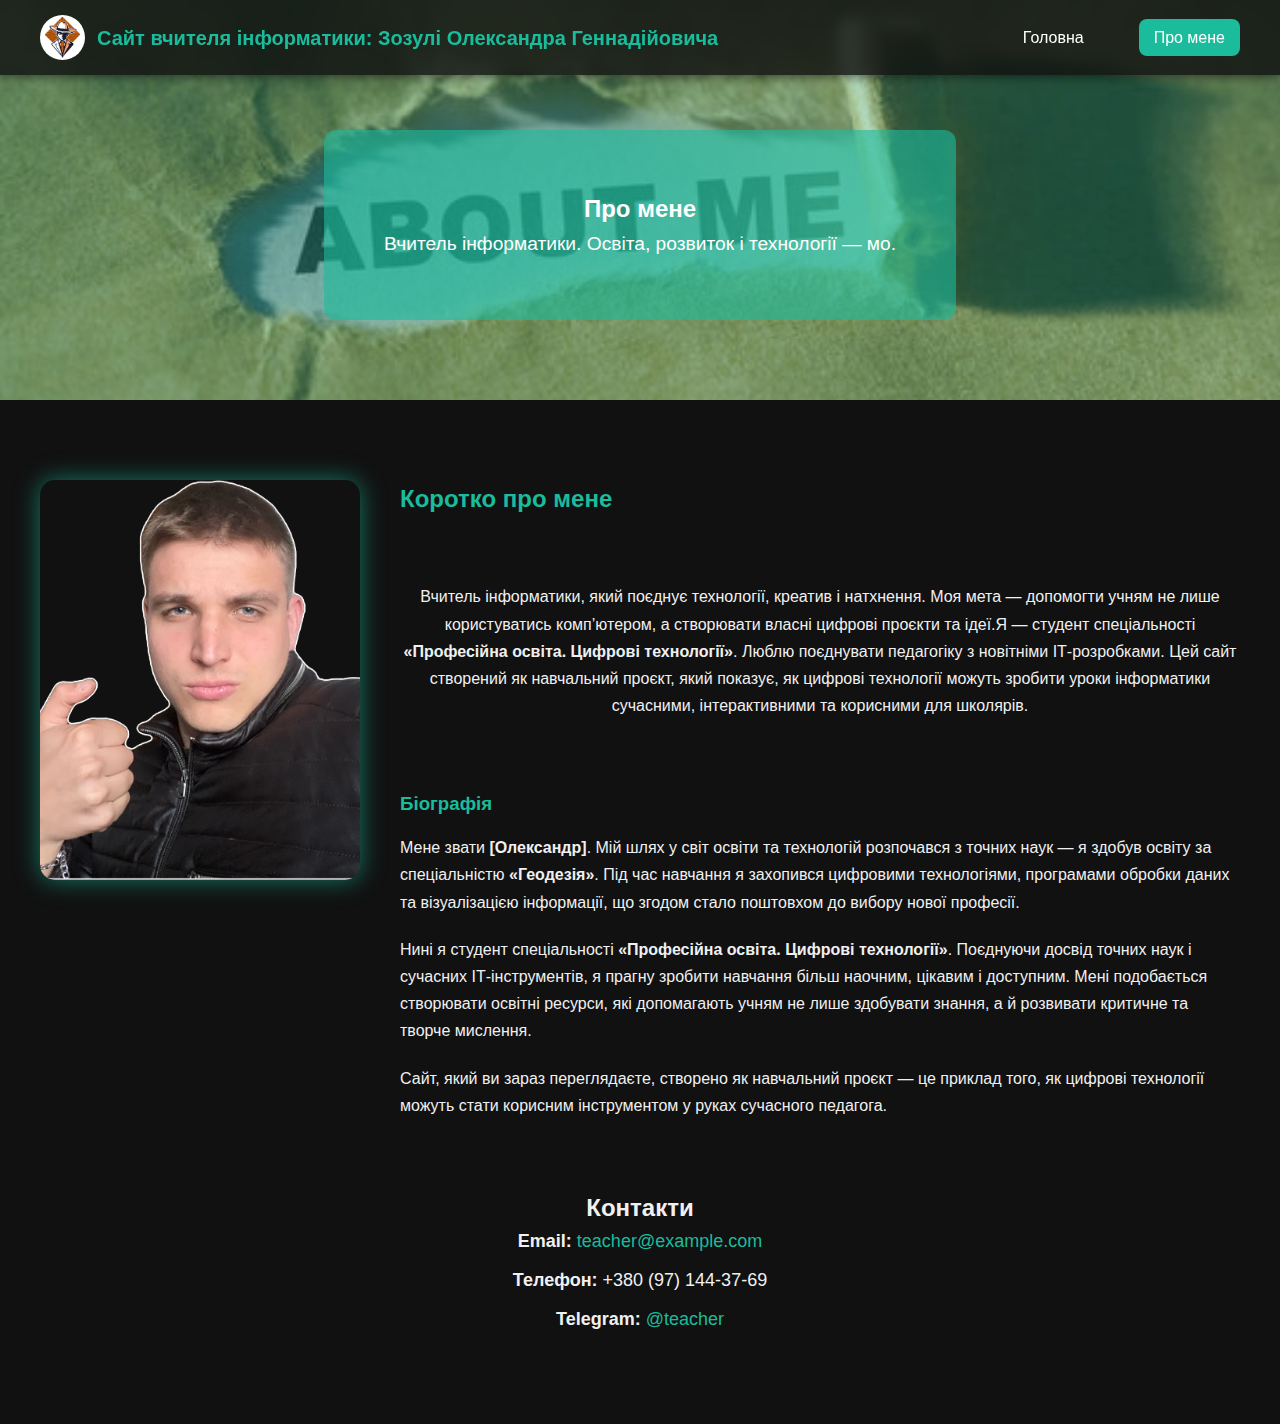
<file: pages/aboutMe/biography.html>
<!DOCTYPE html>
<html lang="uk">
<head>
  <meta charset="UTF-8">
  <meta name="viewport" content="width=device-width, initial-scale=1.0">
  <title>Про мене — Сайт вчителя інформатики</title>
  <link rel="stylesheet" href="../../style.css">
  <link rel="icon" type="image/png" href="../../assets/images/logo.jpg">
</head>
<body>

  <!-- ШАПКА -->
  <header>
    <div class="logo-title">
      <img src="gangster.jpg" alt="Логотип" class="logo">
      <h1>Сайт вчителя інформатики: Зозулі Олександра Геннадійовича</h1>
    </div>
    <nav>
      <ul>
        <li><a href="../../index.html">Головна</a></li>
        <li class="dropdown">
          
          <ul class="submenu">
            <li><a href="../students/5-8.html">5–8 класи</a></li>
            <li><a href="../students/9-11.html">9–11 класи</a></li>
          </ul>
        </li>
        <li><a href="biography.html" class="active">Про мене</a></li>
      </ul>
    </nav>
  </header>

  <!-- ГЕРО-СЕКЦІЯ -->
  <section class="hero hero-about">
    <div class="overlay">
      <h2>Про мене</h2>
      <p>Вчитель інформатики. Освіта, розвиток і технології — мо.</p>
    </div>
  </section>

  <!-- КОНТЕНТ ПРО МЕНЕ -->
  <main class="about-section">
    <div class="about-container">
      <div class="about-photo">
        <img src="../../assets/images/doc_2025-10-16_19-57-13ю.jpg" alt="Фото вчителя">
      </div>
      <div class="about-text">
        <h2>Коротко про мене</h2>
        <p class="intro">
          Вчитель інформатики, який поєднує технології, креатив і натхнення. Моя мета — допомогти учням не лише користуватись комп’ютером, а створювати власні цифрові проєкти та ідеї.Я — студент спеціальності <strong>«Професійна освіта. Цифрові технології»</strong>. Люблю поєднувати педагогіку з новітніми ІТ-розробками. Цей сайт створений як навчальний проєкт, який показує, як цифрові технології можуть зробити уроки інформатики сучасними, інтерактивними та корисними для школярів.</p>
        </p>

        <h3>Біографія</h3>
              <p>Мене звати <strong>[Олександр]</strong>. Мій шлях у світ освіти та технологій розпочався з точних наук — я здобув освіту за спеціальністю <strong>«Геодезія»</strong>. Під час навчання я захопився цифровими технологіями, програмами обробки даних та візуалізацією інформації, що згодом стало поштовхом до вибору нової професії.</p> <p>Нині я студент спеціальності <strong>«Професійна освіта. Цифрові технології»</strong>. Поєднуючи досвід точних наук і сучасних ІТ-інструментів, я прагну зробити навчання більш наочним, цікавим і доступним. Мені подобається створювати освітні ресурси, які допомагають учням не лише здобувати знання, а й розвивати критичне та творче мислення.</p> <p>Сайт, який ви зараз переглядаєте, створено як навчальний проєкт — це приклад того, як цифрові технології можуть стати корисним інструментом у руках сучасного педагога.</p>
      </div>
    </div>

    
    <!-- СЕРТИФІКАТИ -->
     <!-- 
    <section class="certificates">
      <h2>Мої сертифікати</h2>
      <div class="cert-gallery">
        <img src="../../assets/images/cert1.jpg" alt="Сертифікат 1">
        <img src="../../assets/images/cert2.jpg" alt="Сертифікат 2">
        <img src="../../assets/images/cert3.jpg" alt="Сертифікат 3">
      </div>
    </section>   -->

    <!-- КОНТАКТИ -->
    <section class="contacts">
      <h2>Контакти</h2>
      <ul>
        <li><strong>Email:</strong> <a href="zozulasas62@gmail.com">teacher@example.com</a></li>
        <li><strong>Телефон:</strong> +380 (97) 144-37-69</li>
        <li><strong>Telegram:</strong> <a href="https://t.me/teacher" target="_blank">@teacher</a></li>
      </ul>
    </section>
  </main>

</body>
</html>
</file>
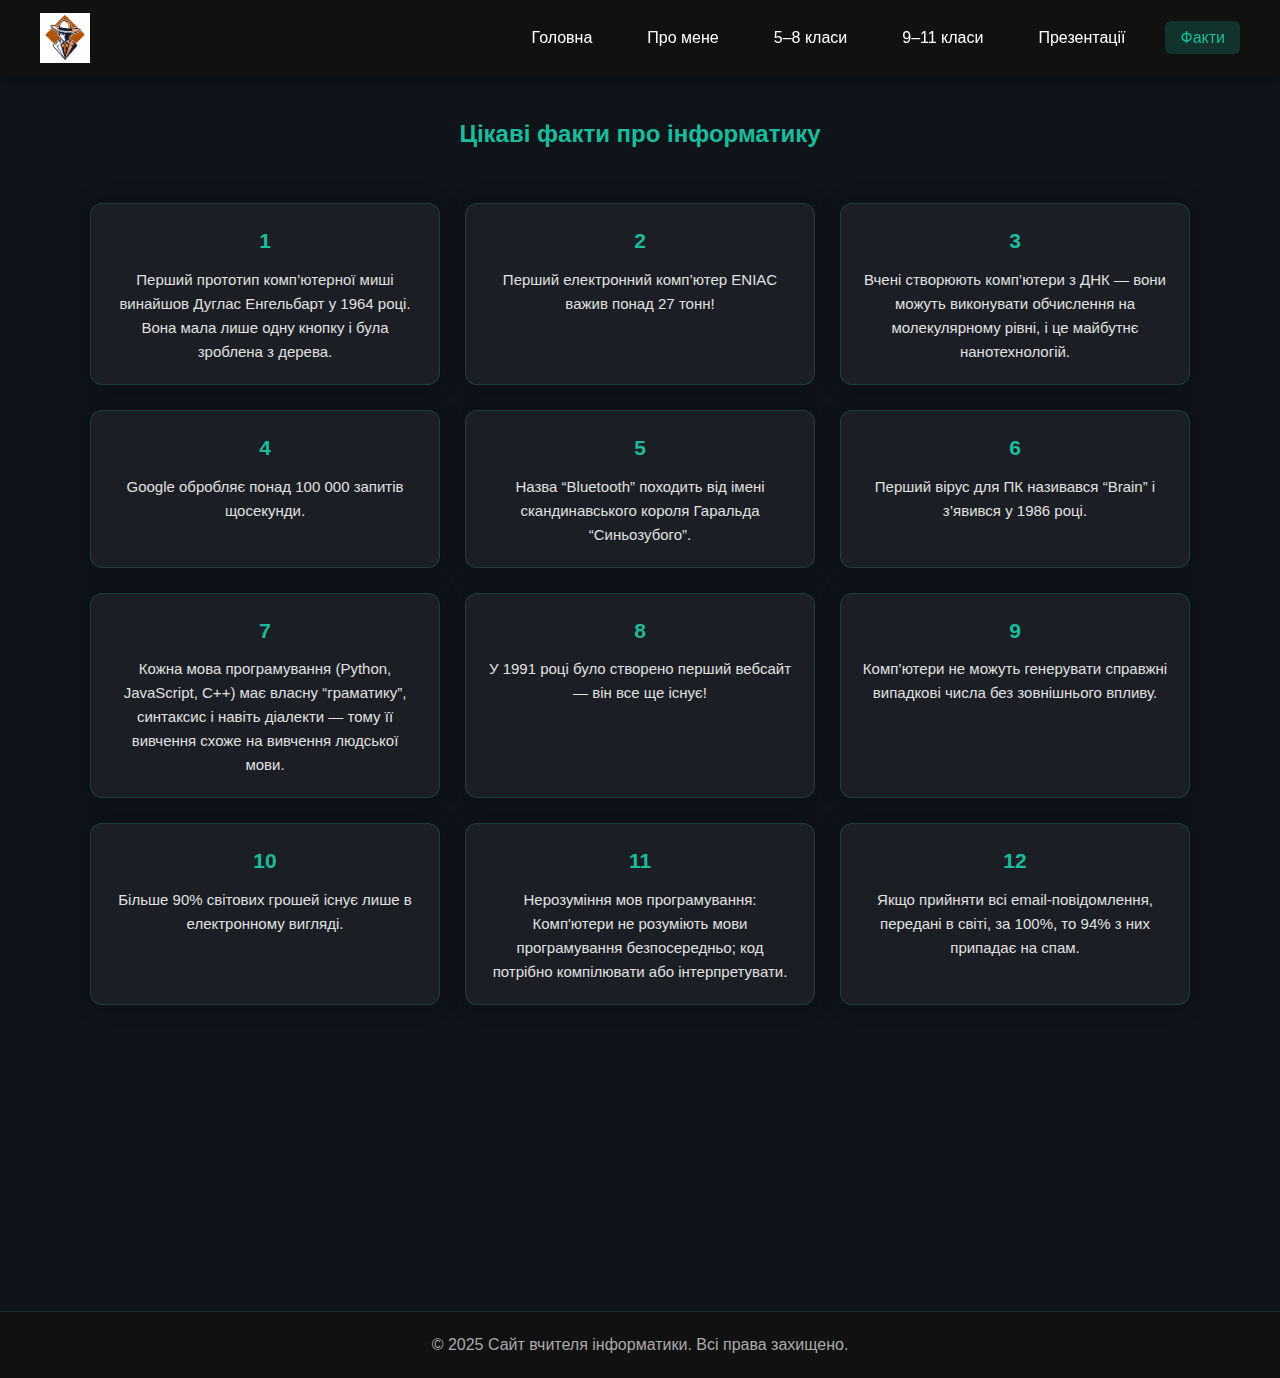
<file: pages/blog/facts.html>
<!DOCTYPE html>
<html lang="uk">
<head>
  <meta charset="UTF-8">
  <meta name="viewport" content="width=device-width, initial-scale=1.0">
  <title>Цікаві факти з інформатики</title>
  <link rel="stylesheet" href="../../style.css">
  <link rel="icon" href="gangster.jpg" type="image/png">
  <style>
   body {
    background-color: #0f141a;
    color: #e0e0e0;
    font-family: "Poppins", sans-serif;
  }

  header {
    background-color: #111;
    padding: 15px 40px;
    display: flex;
    align-items: center;
    justify-content: space-between;
    position: sticky;
    top: 0;
    z-index: 1000;
    box-shadow: 0 0 15px rgba(0,0,0,0.5);
  }

  .logo {
    display: flex;
    align-items: center;
    gap: 10px;
  }

  .logo img {
    height: 50px;
  }

  .logo h1 {
    color: #1abc9c;
    font-size: 1.5em;
  }

  nav ul {
    display: flex;
    list-style: none;
    gap: 25px;
  }

  nav ul li {
    position: relative;
  }

  nav ul li a {
    text-decoration: none;
    color: #fff;
    padding: 8px 15px;
    border-radius: 6px;
    transition: background 0.3s, color 0.3s;
  }

  nav ul li a:hover,
  nav ul li a.active {
    background-color: rgba(26, 188, 156, 0.2);
    color: #1abc9c;
  }

  /* --- СТИЛЬ ФАКТІВ --- */
  .facts-container {
    display: grid;
    grid-template-columns: repeat(auto-fit, minmax(280px, 1fr));
    gap: 25px;
    padding: 50px;
    max-width: 1200px;
    margin: 0 auto;
  }

  .fact-card {
    background: rgba(255, 255, 255, 0.05);
    border: 1px solid rgba(26, 188, 156, 0.2);
    border-radius: 12px;
    padding: 20px;
    text-align: center;
    box-shadow: 0 0 20px rgba(0,0,0,0.3);
    transform: translateY(20px) scale(1);
    opacity: 0;
    transition: all 0.5s ease;
    cursor: pointer;
  }

  .fact-card.visible {
    transform: translateY(0) scale(1);
    opacity: 1;
  }

  /* 🟢 ЕФЕКТ ПРИ НАВЕДЕННІ */
  .fact-card:hover {
    background: rgba(26, 188, 156, 0.15);
    border-color: #1abc9c;
    box-shadow: 0 0 25px rgba(26, 188, 156, 0.5);
    transform: scale(1.58);
  }

  .fact-card h3 {
    color: #1abc9c;
    margin-bottom: 10px;
    font-size: 1.4em;
  }

  footer {
    text-align: center;
    padding: 20px;
    background: #111;
    color: #aaa;
    border-top: 1px solid rgba(26, 188, 156, 0.2);
    margin-top: 50px;
  }
  </style>
</head>

<body>
  <header>
    <div class="logo">
      <img src="gangster.jpg" alt="Логотип">
      
    </div>
    <nav>
      <ul>
        <li><a href="../../index.html">Головна</a></li>
        <li><a href="../aboutMe/biography.html">Про мене</a></li>
        <li><a href="../students/5-8.html">5–8 класи</a></li>
        <li><a href="../students/9-11.html">9–11 класи</a></li>
        <li><a href="../teachers/presentations.html">Презентації</a></li>
        <li><a href="facts.html" class="active">Факти</a></li>
      </ul>
    </nav>
  </header>

  <main>
    <h2 style="text-align:center; color:#1abc9c; margin-top:40px;">Цікаві факти про інформатику </h2>
    <div class="facts-container">
      <div class="fact-card"><h3>1</h3><p>Перший прототип комп’ютерної миші винайшов Дуглас Енгельбарт у 1964 році. Вона мала лише одну кнопку і була зроблена з дерева.</p></div>
      <div class="fact-card"><h3>2</h3><p>Перший електронний комп’ютер ENIAC важив понад 27 тонн!</p></div>
      <div class="fact-card"><h3>3</h3><p>Вчені створюють комп’ютери з ДНК — вони можуть виконувати обчислення на молекулярному рівні, і це майбутнє нанотехнологій.</p></div>
      <div class="fact-card"><h3>4</h3><p>Google обробляє понад 100 000 запитів щосекунди.</p></div>
      <div class="fact-card"><h3>5</h3><p>Назва “Bluetooth” походить від імені скандинавського короля Гаральда “Синьозубого”.</p></div>
      <div class="fact-card"><h3>6</h3><p>Перший вірус для ПК називався “Brain” і з’явився у 1986 році.</p></div>
      <div class="fact-card"><h3>7</h3><p>Кожна мова програмування (Python, JavaScript, C++) має власну “граматику”, синтаксис і навіть діалекти — тому її вивчення схоже на вивчення людської мови.</p></div>
      <div class="fact-card"><h3>8</h3><p>У 1991 році було створено перший вебсайт — він все ще існує!</p></div>
      <div class="fact-card"><h3>9</h3><p>Комп’ютери не можуть генерувати справжні випадкові числа без зовнішнього впливу.</p></div>
      <div class="fact-card"><h3>10</h3><p>Більше 90% світових грошей існує лише в електронному вигляді.</p></div>
      <div class="fact-card"><h3>11</h3><p>Нерозуміння мов програмування: Комп'ютери не розуміють мови програмування безпосередньо; код потрібно компілювати або інтерпретувати. </p></div>
      <div class="fact-card"><h3>12</h3><p>Якщо прийняти всі email-повідомлення, передані в світі, за 100%, то 94% з них припадає на спам.</p></div>
      <div class="fact-card"><h3>13</h3><p>У 1947 році програмісти знайшли справжню міль, що застрягла в реле комп’ютера Harvard Mark II.
Так і народився термін “debugging”</p></div>
      <div class="fact-card"><h3>14</h3><p>Телефон, який ми тримаємо в руках, у тисячі разів потужніший за комп’ютери, що керували польотом “Аполлона-11” на Місяць.</p></div>
      <div class="fact-card"><h3>15</h3><p>Фізик Вільям Хіггінботам створив гру “Tennis for Two” — це був прообраз сучасного “Pong”. Вона працювала на осцилографі!</p></div>
      
    </div>
  </main>

  <footer>
    <p>© 2025 Сайт вчителя інформатики. Всі права захищено.</p>
  </footer>

  <script>
    // Анімація появи карток фактів при прокрутці
    const factCards = document.querySelectorAll('.fact-card');
    const observer = new IntersectionObserver(entries => {
      entries.forEach(entry => {
        if (entry.isIntersecting) {
          entry.target.classList.add('visible');
        }
      });
    }, { threshold: 0.2 });

    factCards.forEach(card => observer.observe(card));
  </script>
</body>
</html>
</file>
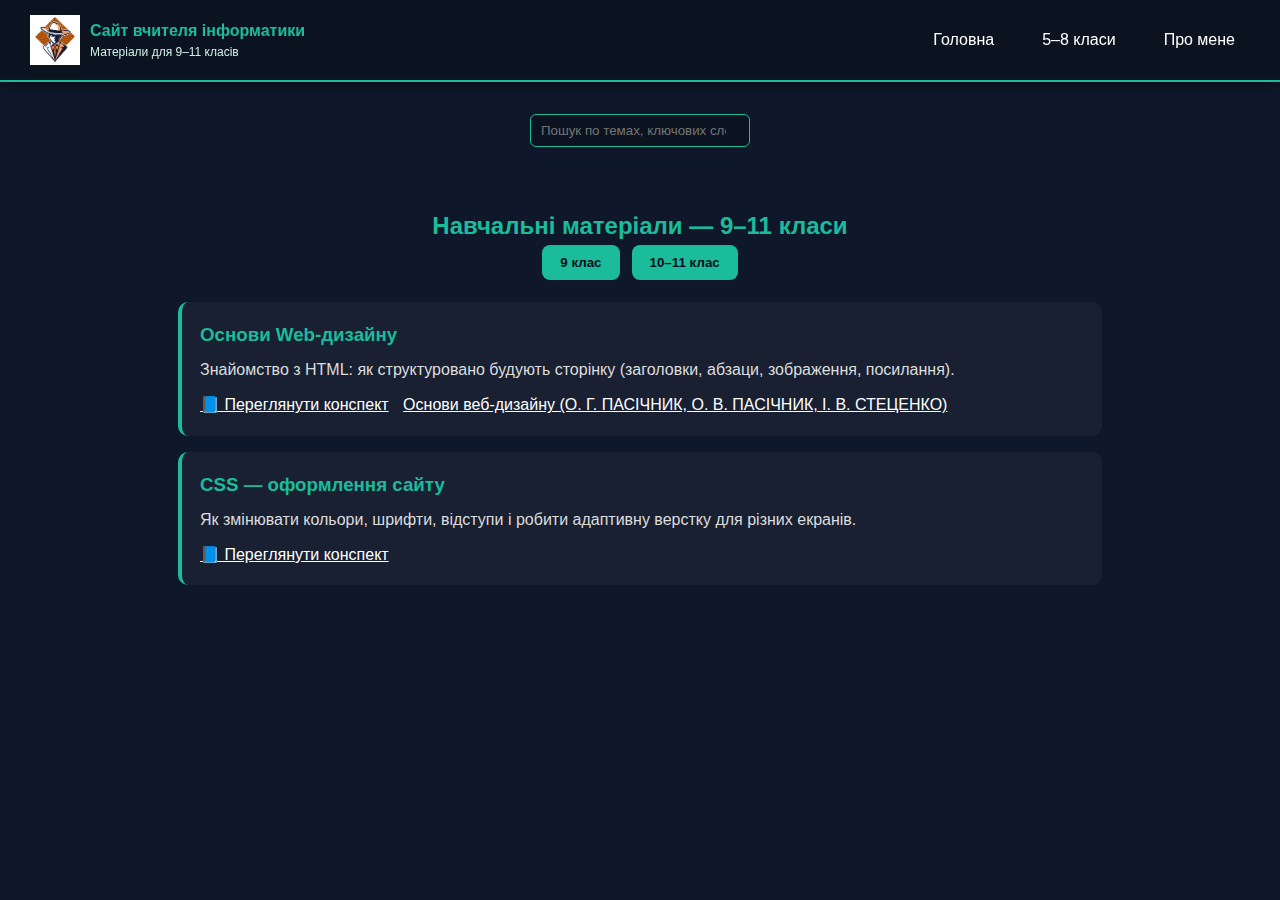
<file: pages/students/9-11.html>
<!DOCTYPE html>
<html lang="uk">
<head>
  <meta charset="utf-8" />
  <meta name="viewport" content="width=device-width,initial-scale=1" />
  <title>9–11 класи | Навчальні матеріали</title>
  <link rel="stylesheet" href="../../style.css" />
  <style>
    /* ---- Базові стилі сторінки ---- */
    body{
      background:#0f172a;
      color:#fff;
      font-family: "Segoe UI", sans-serif;
      margin:0;
      -webkit-font-smoothing:antialiased;
    }
    header{
      background:#0b1321;
      display:flex;
      justify-content:space-between;
      align-items:center;
      padding:15px 30px;
      border-bottom:2px solid #1abc9c;
    }
    .logo-title{display:flex;align-items:center;gap:10px}
    .logo-title img{height:50px}
    nav ul{list-style:none;display:flex;gap:18px;margin:0;padding:0}
    nav a{color:#fff;text-decoration:none;transition:color .2s}
    nav a:hover{color:#1abc9c}

    .content{max-width:960px;margin:36px auto;padding:18px}

    .search-container { 
      display: flex;
      justify-content: center;
      margin: 60px 0;
    }
    .search-container input{
      padding:8px 10px;
      border-radius:6px;
      border:1px solid #1abc9c;
      background:#0b1321;color:#fff;min-width:220px;
    }

    .class-buttons{display:flex;
      justify-content:center;
      gap:12px;
      margin-bottom:22px}
    .class-buttons button{
      background:#1abc9c;
      border:none;color:#041016;
      padding:10px 18px;
      border-radius:8px;
      cursor:pointer;
      font-weight:600;
      transition:transform .18s,background .18s;
    }
    .class-buttons button:hover {
      transform:translateY(-3px);
      background:#16a085}

    .materials {display:none;
      animation:fadeIn .35s ease
    }
    .materials.active {
      display:block
    }


    .material-card {
      background:rgba(255,255,255,0.04);
      border-left:4px solid #1abc9c;
      padding:18px;
      margin-bottom:16px;
      border-radius:10px;
      transition:transform .18s,background .18s;
      overflow:hidden;
    }

    .material-card:hover {
      transform:translateY(-4px);
      background:rgba(26,188,156,0.08)
    }
    .material-card h3 {
      color:#1abc9c;
      margin:0 0 8px 0}
    .material-card p {
      margin:0 0 10px 0;
      line-height:1.5;
      color:#ddd}
    .material-card a {
      color:#fff;
      text-decoration:underline;
      cursor:pointer;
      margin-right:10px}

    @keyframes fadeIn{from{opacity:0;transform:translateY(8px)}to{opacity:1;transform:none}}

    /* ---- Модальне вікно ---- */
    .modal { 
      display:none;
      position:fixed;
      inset:0;
      background:rgba(0,0,0,0.8);
      z-index:2000;
      align-items:center;
      justify-content:center;
      padding:30px
    }

    .modal.show {
      display:flex
    }
    .modal-content {
      background:#071017;
      border-radius:12px;
      padding:22px;
      width:90%;
      max-width:1000px;
      color:#fff;
      box-shadow:0 8px 30px rgba(0,0,0,0.6);
      max-height:88vh;
      overflow:auto;
      border:2px solid rgba(26,188,156,0.12);
    }
    .modal-content h2 {
      color:#1abc9c;
      margin-top:0;
      text-align:center}

    .modal-content p {
      line-height:1.7;
      text-indent:28px;
      margin-bottom:14px;
      color:#dcdcdc
    }
    .modal-content img {
      display:block;
      width:80%;
      max-width:700px;
      margin:12px auto;
      border-radius:10px;
      box-shadow:0 6px 18px rgba(0,0,0,0.4)}
    .modal-close {
      position:absolute;
      right:18px;
      top:12px;
      background:#1abc9c;
      border:none;
      color:#031418;
      padding:8px 12px;
      border-radius:8px;
      cursor:pointer;
      font-weight:700;
    }

    /* Адаптив */
    @media (max-width:720px){
      .modal-content img{
        width:95%
      }
      .search-container { 
        text-align:center 
      }
    }
  </style>
</head>
<body>
  <header>
    <div class="logo-title">
      <img src="gangster.jpg" alt="Логотип" />
      <div>
        <div style="font-weight:700;color:#1abc9c">Сайт вчителя інформатики</div>
        <div style="font-size:12px;color:#cfeee6">Матеріали для 9–11 класів</div>
      </div>
    </div>

    <nav>
      <ul>
        <li><a href="../../index.html">Головна</a></li>
        <li><a href="5-8.html">5–8 класи</a></li>
        <li><a href="../aboutMe/biography.html">Про мене</a></li>
      </ul>
    </nav>
  </header>

  <div class="content">
    <div class="search-container">
      <input id="searchInput" type="search" placeholder="Пошук по темах, ключових словах..." />
    </div>

    <h2 style="text-align:center;color:#1abc9c;margin-top:6px">Навчальні матеріали — 9–11 класи</h2>

    <div class="class-buttons">
      <button data-class="9">9 клас</button>
      <button data-class="10-11">10–11 клас</button>
    </div>

    <!-- 9 клас -->
    <div id="materials-9" class="materials active">
      <div class="material-card" data-class="9" data-topic="web">
        <h3>Основи Web-дизайну</h3>
        <p>Знайомство з HTML: як структуровано будують сторінку (заголовки, абзаци, зображення, посилання).</p>
        <a class="open-modal" data-topic="web">📘 Переглянути конспект</a>
        <a class="open-modal" data-topic="https://erudyt.net/elektronni-pidruchnyky/11-klas/osnovy-veb-dyzajnu-pasichnyk.html"> Основи веб-дизайну (О. Г. ПАСІЧНИК, О. В. ПАСІЧНИК, І. В. СТЕЦЕНКО)</a>
      </div>

      <div class="material-card" data-class="9" data-topic="css">
        <h3>CSS — оформлення сайту</h3>
        <p>Як змінювати кольори, шрифти, відступи і робити адаптивну верстку для різних екранів.</p>
        <a class="open-modal" data-topic="css">📘 Переглянути конспект</a>
      </div>
    </div>

    <!-- 10–11 клас -->
    <div id="materials-10-11" class="materials">
      <div class="material-card" data-class="10-11" data-topic="db">
        <h3>Бази даних</h3>
        <p>Що таке таблиця, поле і запис; прості SQL-запити SELECT, INSERT, WHERE; приклади у SQLite/Access.</p>
        <a class="open-modal" data-topic="db">📘 Переглянути конспект</a>
        <a class="open-modal" data-topic="db-video">🎥 Дивитись відео</a>
      </div>

      <div class="material-card" data-class="10-11" data-topic="alg">
        <h3>Алгоритми та програмування</h3>
        <p>Побудова блок-схем, лінійні та циклічні алгоритми; приклади реалізації в Python.</p>
        <a class="open-modal" data-topic="alg">📘 Переглянути конспект</a>
      </div>
    </div>
  </div>

  <!-- Модальне вікно (інформація / конспект / відео) -->
  <div id="infoModal" class="modal" aria-hidden="true">
    <div class="modal-content" role="dialog" aria-modal="true" aria-labelledby="modalTitle">
      <button class="modal-close" id="modalClose">Закрити</button>
      <div id="modalBody">
        <!-- Сюди підставляється контент через JS -->
      </div>
    </div>
  </div>

  <script>
    // ---------- Перемикання секцій ------------
    (function(){
      const buttons = document.querySelectorAll('.class-buttons button');
      const materials = document.querySelectorAll('.materials');
      buttons.forEach(btn=>{
        btn.addEventListener('click', ()=> {
          materials.forEach(m=> m.classList.remove('active'));
          const id = 'materials-' + btn.dataset.class;
          const el = document.getElementById(id);
          if(el) el.classList.add('active');
          // Очистити пошук при зміні секції
          const si = document.getElementById('searchInput');
          if(si) si.value = '';
        });
      });
    })();

    // ---------- Пошук по темі та тексту ------------
    (function(){
      const searchInput = document.getElementById('searchInput');
      searchInput.addEventListener('input', function(){
        const term = this.value.trim().toLowerCase();
        const active = document.querySelector('.materials.active');
        if(!active) return;
        const cards = active.querySelectorAll('.material-card');
        cards.forEach(card=>{
          const topic = (card.dataset.topic || '').toLowerCase();
          const text = card.innerText.toLowerCase();
          const match = (!term) || topic.includes(term) || text.includes(term);
          card.style.display = match ? 'block' : 'none';
        });
      });
    })();

    // ---------- Модальне вікно: контент для кожної теми ------------
    (function(){
      const modal = document.getElementById('infoModal');
      const modalBody = document.getElementById('modalBody');
      const modalClose = document.getElementById('modalClose');

      // Підготовлений контент (тут вставляй свій довгий текст / фото / iframe з відео)
      const content = {
        
        "web": `
          <h2 id="modalTitle">Основи Web-дизайну</h2>
          <p>Веб-дизайн починається з мови розмітки HTML, яка дає структурі сторінки — заголовки, параграфи, списки, посилання та зображення. Кожен елемент задається тегом, наприклад <code>&lt;h1&gt;</code> для заголовка або <code>&lt;p&gt;</code> для абзацу. Правильна структура допомагає браузеру і людям краще розуміти вміст.</p>
          <p>Після цього до сторінки додають стилі за допомогою CSS. CSS дозволяє задавати кольори, шрифти, відступи, вирівнювання і адаптивність — так веб-сайт виглядає гарно на екранах різної ширини. Також CSS дає можливість додавати прості анімації та візуальні ефекти.</p>
          <p>Робота з HTML і CSS — це фундамент для створення сучасних вебсайтів. Навчившись цьому, ви зможете створити першу сторінку, додати зображення, посилання і оформити її під власний стиль.</p>
          <p>Наступним кроком у веб-дизайні є JavaScript, який робить сайт інтерактивним. Завдяки скриптам можна створювати кнопки, спливаючі вікна, слайдери зображень, анімації та навіть складні веб-додатки. JavaScript допомагає взаємодіяти з користувачем і динамічно змінювати вміст сторінки без перезавантаження.</p>
          <p>Крім цього, важливим аспектом є адаптивний дизайн. Використання медіа-запитів у CSS дозволяє сторінці виглядати правильно на будь-якому пристрої — від маленьких екранів смартфонів до великих моніторів. Це особливо важливо в сучасному світі, де більшість користувачів заходять на сайти з мобільних пристроїв.</p>
          <p>Не менш важливою є типографіка та колірна палітра. Вибір гармонійних шрифтів і кольорів покращує сприйняття інформації та робить сайт приємним для очей. Наприклад, бірюзові акценти на темному фоні виглядають сучасно і допомагають виділити ключові елементи сторінки.</p>
          <p>Також веб-дизайнер повинен звертати увагу на навігацію. Зручне меню, кнопки та посилання допомагають користувачу швидко знаходити потрібну інформацію і залишатися на сайті довше. Використання списків, підсвітки активних пунктів меню і ховери підвищують юзабіліті.</p>
          <p>На завершення, веб-дизайн — це поєднання технічних знань і творчості. Навчившись правильно комбінувати HTML, CSS і JavaScript, можна створювати сайти, які не лише функціонують добре, а й виглядають красиво. Практика, експерименти з кольорами, шрифтами і розташуванням блоків допомагають розвивати свій стиль та створювати унікальні проекти.</p>
        `,
        "web-video": `
          <h2 id="modalTitle">Відео: Основи Web-дизайну</h2>
          <div style="position:relative;padding-top:56.25%">
            <iframe src="https://www.youtube.com/watch?v=dxznqUKu0Jw" style="position:absolute;top:0;left:0;width:100%;height:100%;" frameborder="0" allowfullscreen></iframe>
          </div>
          <p>У цьому відео розглядаються базові теги HTML і приклади простих сторінок.</p>
        `,
        "css": `
          <h2 id="modalTitle">CSS — оформлення сайту</h2>
            <img src="https://naurok.com.ua/uploads/files/289906/93479/99629_html/images/93479.005.png" alt="CSS приклад">
          <p>CSS допомагає змінювати зовнішній вигляд елементів на сторінці: колір тексту, розмір шрифту, відступи і розташування блоків. За допомогою властивостей display, margin, padding та flexbox можна створювати адаптивні макети.</p>
          <p>Приклади правил: <code>h1 { font-size: 32px; }</code> або <code>.box { display:flex; gap:10px; }</code>.</p>
          <h2>Каскадні таблиці стилів (CSS)</h2>

  <p><strong>CSS (Cascading Style Sheets)</strong> — це мова, яку використовують для опису зовнішнього вигляду веб-сторінок: кольорів, шрифтів, розташування блоків, відступів, фону та інших аспектів оформлення. Завдяки CSS вебсайти стають привабливими, зручними для користувачів і легко підтримуються в єдиному стилі.</p>

  <p>CSS відокремлює зміст сторінки (HTML) від її дизайну. Це дозволяє розробникам змінювати оформлення сайту без необхідності переписувати HTML-код. Більш детально можна дізнатися з <a href="https://uk.wikipedia.org/wiki/CSS" target="_blank">Вікіпедії</a>.</p>

  <h3>Призначення CSS</h3>
  <p>Використання стилів у веб-технологіях схоже на форматування тексту в текстових редакторах — спочатку вводиться зміст, а потім він оформлюється за допомогою стилів. CSS дозволяє швидко змінювати вигляд одразу багатьох елементів, забезпечуючи єдиний дизайн для всіх сторінок сайту.</p>

  <h3>Способи підключення CSS</h3>
  <p>Існує кілька способів підключення каскадних таблиць стилів до HTML-документів:</p>

  <ul>
    <li><strong>Inline-стилі</strong> — впливають лише на конкретний тег. Записуються безпосередньо в тег через атрибут <code>style=""</code>.</li>
    <p><em>Приклад:</em> 
    <code>&lt;p style="color: blue; font-size: 18px;"&gt;Цей текст синього кольору.&lt;/p&gt;</code></p>

    <li><strong>Embedded style</strong> (вбудовані стилі) — впливають на всю сторінку. Записуються у секції <code>&lt;head&gt;</code> між тегами <code>&lt;style&gt;</code> і <code>&lt;/style&gt;</code>.</li>
    <p><em>Приклад:</em>
    <code>&lt;style&gt; p { color: green; font-size: 20px; } &lt;/style&gt;</code></p>

    <li><strong>Зовнішні стилі</strong> — впливають на весь сайт. Зберігаються у файлі з розширенням <code>.css</code> (наприклад, <code>style.css</code>) і підключаються до HTML через тег <code>&lt;link&gt;</code> у <code>&lt;head&gt;</code>.</li>
    <p><em>Приклад:</em>
    <code>&lt;link href="style.css" rel="stylesheet"&gt;</code></p>
  </ul>

  <h3>Приклад роботи з CSS</h3>
  <ol>
    <li>Створіть папку <strong>Урок_2.7</strong>.</li>
    <li>У цій папці створіть підпапку <strong>css</strong>.</li>
    <li>Запустіть програму <strong>Notepad++</strong>.</li>
    <li>У Notepad++ створіть новий файл <strong>style1.css</strong> і збережіть його в папці <code>css</code>.</li>
    <li>Створіть HTML-файл <strong>Sample_2_7.html</strong> у папці <strong>Урок_2.7</strong>.</li>
    <li>У файлі <strong>Sample_2_7.html</strong> пропишіть базову структуру HTML-документа.</li>
    <li>Підключіть CSS-файл до HTML-документа через тег:
      <code>&lt;link href="css/style1.css" rel="stylesheet"&gt;</code>
    </li>
    <li>У файлі <strong>style1.css</strong> пропишіть стилі для різних елементів сторінки (наприклад, кольори, фон, шрифт, відступи).</li>
  </ol>

      <h3>Приклад коду HTML</h3>
      <pre><code>
    &lt;!DOCTYPE html&gt;
    &lt;html lang="uk"&gt;
    &lt;head&gt;
      &lt;meta charset="UTF-8"&gt;
      &lt;title&gt;Приклад CSS&lt;/title&gt;
      &lt;link href="css/style1.css" rel="stylesheet"&gt;
    &lt;/head&gt;
    &lt;body&gt;
      &lt;h1&gt;Мій перший стильний сайт&lt;/h1&gt;
      &lt;p&gt;Це приклад сторінки, оформленої за допомогою CSS.&lt;/p&gt;
    &lt;/body&gt;
    &lt;/html&gt;
      </code></pre>

      <h3>Приклад коду CSS (style1.css)</h3>
      <pre><code>
    body {
      background-color: #e0f7f7;
      font-family: Arial, sans-serif;
    }

    h1 {
      color: #008b8b;
      text-align: center;
    }

    p {
      font-size: 18px;
      color: #333;
      text-align: justify;
    }
      </code></pre>

      <p>Таким чином, каскадні таблиці стилів дозволяють зробити сайт сучасним, гармонійним і легким у підтримці. Одного разу змінивши стиль у CSS, можна змінити вигляд усіх сторінок сайту одночасно.</p>
        `,
        "db": `
          <h2 id="modalTitle">Бази даних</h2>
          <img src="https://files-it-osvita.diia.gov.ua/%D0%90%D0%BD%D0%B0%D0%BB%D1%96%D0%B7%20%D0%B4%D0%B0%D0%BD%D0%B8%D1%85%20%D1%96%20%D0%BC%D0%BE%D0%B4%D0%B5%D0%BB%D1%8E%D0%B2%D0%B0%D0%BD%D0%BD%D1%8F/1.3%20%D0%91%D0%B0%D0%B7%D0%B8%20%D0%B4%D0%B0%D0%BD%D0%B8%D1%85/1.%20%D0%91%D0%B0%D0%B7%D0%B8%20%D0%B4%D0%B0%D0%BD%D0%B8%D1%85.%20%D0%9E%D1%81%D0%BD%D0%BE%D0%B2%D0%B8.%20%D0%9F%D0%BE%D0%BD%D1%8F%D1%82%D1%82%D1%8F.%20%D0%92%D0%B8%D0%B4%D0%B8/17.png" alt="База даних">
          <p>База даних — це система для збереження інформації у впорядкованому вигляді. Дані зберігаються в таблицях, де кожна колонка — це поле (наприклад: Ім'я, Прізвище, Клас), а кожен рядок — запис з інформацією про конкретний об’єкт. Така структура дозволяє швидко знаходити, редагувати або видаляти потрібні дані.</p>

          <p>Звернення до даних здійснюється за допомогою спеціальної мови запитів — SQL (Structured Query Language). Наприклад, команда <code>SELECT * FROM students WHERE class = 9;</code> вибирає всі записи учнів 9-го класу з таблиці <code>students</code>. Інші популярні команди: <code>INSERT</code> — для додавання нових записів, <code>UPDATE</code> — для зміни даних, <code>DELETE</code> — для видалення, <code>CREATE TABLE</code> — для створення нової таблиці.</p>

          <p>Бази даних широко застосовуються у вебсайтах, мобільних застосунках, магазинах, освітніх платформах, банках і соціальних мережах. Наприклад, у шкільному електронному журналі база даних зберігає інформацію про учнів, оцінки, предмети та вчителів, а сайт автоматично відображає ці дані за запитами користувачів.</p>

          <p>Існує два основних типи баз даних — реляційні та нереляційні. Реляційні бази (наприклад, MySQL, PostgreSQL, SQLite) зберігають дані у вигляді таблиць, які можна пов’язувати між собою через ключі. Нереляційні (NoSQL) бази, як-от MongoDB чи Firebase, зберігають дані у вигляді документів або об’єктів і підходять для більш гнучких структур.</p>

          <p>Для керування базами даних використовують системи керування базами даних (СКБД). Вони забезпечують створення, редагування, пошук і захист даних. Найпопулярніші СКБД — це MySQL, Microsoft SQL Server, Oracle, PostgreSQL та SQLite. У веб-розробці часто використовують поєднання PHP і MySQL або Python з SQLite.</p>

          <p>Однією з важливих характеристик баз даних є цілісність та безпека даних. Це означає, що інформація повинна залишатися точною, актуальною і захищеною від несанкціонованого доступу. Для цього використовуються резервне копіювання, права доступу користувачів і шифрування.</p>

          <p>Сучасні бази даних можуть працювати навіть у «хмарі» — наприклад, Google Cloud SQL або Amazon RDS дозволяють зберігати інформацію на віддалених серверах. Це зручно, коли потрібно отримати доступ до даних з різних пристроїв або спільно працювати над одним проєктом.</p>

          <p>Таким чином, бази даних — це невід’ємна частина сучасних інформаційних систем. Вони забезпечують швидкий доступ до великих обсягів даних, спрощують обробку інформації та дозволяють автоматизувати багато процесів. Знання основ SQL і принципів роботи з базами даних — це важливий крок до розуміння роботи сучасних цифрових технологій.</p>
        `,
        "db-video": `
          <h2 id="modalTitle">Відео: Вступ до баз даних</h2>
          <div style="position:relative;padding-top:56.25%">
            <iframe src="" style="position:absolute;top:0;left:0;width:100%;height:100%;" frameborder="0" allowfullscreen></iframe>
          </div>
          <p>Короткий огляд основ баз даних і SQL.</p>
        `,
        "alg": `
          <h2 id="modalTitle">Алгоритми та програмування</h2>
          <p>Алгоритм — це набір кроків для розв'язання задачі. Алгоритми бувають лінійні, розгалужені та циклічні. Для кращого розуміння їх часто зображують у вигляді блок-схем.</p>
          <h2>Алгоритми</h2>

          <p><strong>Алгоритм</strong> — це чітка послідовність дій, спрямованих на розв’язання певної задачі або досягнення результату. Алгоритми використовуються не лише в програмуванні, а й у повсякденному житті — наприклад, рецепт приготування страви, інструкція до приладу чи маршрут до школи також є алгоритмами.</p>

          <p>У програмуванні алгоритм описує порядок виконання команд, які повинна виконати машина. Алгоритми бувають різних типів:</p>

          <ul>
            <li><strong>Лінійні</strong> — дії виконуються послідовно, одна за одною.</li>
            <li><strong>Розгалужені</strong> — дії залежать від умови (наприклад, «якщо ... інакше»).</li>
            <li><strong>Циклічні</strong> — певна послідовність команд повторюється кілька разів, поки виконується умова.</li>
          </ul>

          <p>Для кращого розуміння алгоритми часто зображують у вигляді <strong>блок-схем</strong>. У блок-схемах використовують стандартні фігури: овали — початок і кінець, паралелограми — введення або виведення даних, ромби — умови, прямокутники — дії чи обчислення.</p>

          <p>У програмуванні алгоритми реалізують мовами, як-от Python. Наприклад, для підрахунку суми елементів у списку використовують цикл <code>for</code>.</p>
          <p>Розуміння алгоритмів допомагає планувати розв’язок задачі до початку кодування і робить програми більш ефективними.</p>

          <img src="https://studfile.net/html/2706/299/html_2O79ozlzho.fQzX/img-1ElCwd.png" alt="Блок-схема алгоритму" class="lesson-image">
    <p class="img-caption">Рис.1. Приклад блок-схеми алгоритму знаходження більшого числа</p>
  </div>

  <p>У програмуванні алгоритми реалізують за допомогою мов програмування, наприклад, <strong>Python</strong>. Нижче наведено приклад простого алгоритму підрахунку суми елементів у списку за допомогою циклу <code>for</code>:</p>

      <pre><code>
    numbers = [3, 5, 7, 9]
    total = 0
    for num in numbers:
        total += num
    print("Сума чисел:", total)
      </code></pre>

  <p>Цей алгоритм проходить по кожному елементу списку, додає його до змінної <code>total</code>, а потім виводить результат. Так працює типова <strong>циклічна структура</strong>.</p>

  <h3>Основні властивості алгоритму:</h3>
  <ul>
    <li><strong>Скінченність</strong> — алгоритм повинен завершуватися після виконання певної кількості кроків.</li>
    <li><strong>Однозначність</strong> — кожен крок має бути чітко визначеним.</li>
    <li><strong>Результативність</strong> — після виконання алгоритму має бути отримано результат.</li>
    <li><strong>Масовість</strong> — алгоритм повинен бути придатним для розв’язання цілої групи однотипних задач.</li>
  </ul>

  <p>Розуміння принципів побудови алгоритмів допомагає не лише в навчанні програмуванню, а й у розвитку логічного мислення, уміння аналізувати та структурувати інформацію.</p>

  <p><em>Алгоритм — це основа будь-якої програми. Перед тим як писати код, програміст завжди спочатку створює алгоритм — послідовність логічних кроків, які призводять до правильного результату.</em></p>

        `

      };

      // Відкриття модалки при кліку на будь-який .open-modal
      document.querySelectorAll('.open-modal').forEach(link=>{
        link.addEventListener('click', function(e){
          e.preventDefault();
          const topic = String(this.dataset.topic || '').trim();
          modalBody.innerHTML = content[topic] || '<p>Матеріал ще в розробці.</p>';
          modal.classList.add('show');
          modal.setAttribute('aria-hidden','false');
          // перемістити фокус у модалку (доступність)
          setTimeout(()=> { modal.querySelector('.modal-content').focus?.(); }, 100);
        });
      });

      // Закриття модалки
      modalClose.addEventListener('click', ()=> {
        modal.classList.remove('show');
        modal.setAttribute('aria-hidden','true');
        modalBody.innerHTML = '';
      });

      // Закриття по кліку поза вікном
      modal.addEventListener('click', (ev)=>{
        if(ev.target === modal){
          modal.classList.remove('show');
          modal.setAttribute('aria-hidden','true');
          modalBody.innerHTML = '';
        }
      });

      // Закриття клавішею Escape
      window.addEventListener('keydown', (ev)=>{
        if(ev.key === 'Escape' && modal.classList.contains('show')){
          modal.classList.remove('show');
          modal.setAttribute('aria-hidden','true');
          modalBody.innerHTML = '';
        }
      });
    })();
  </script>
</body>
</html>
</file>
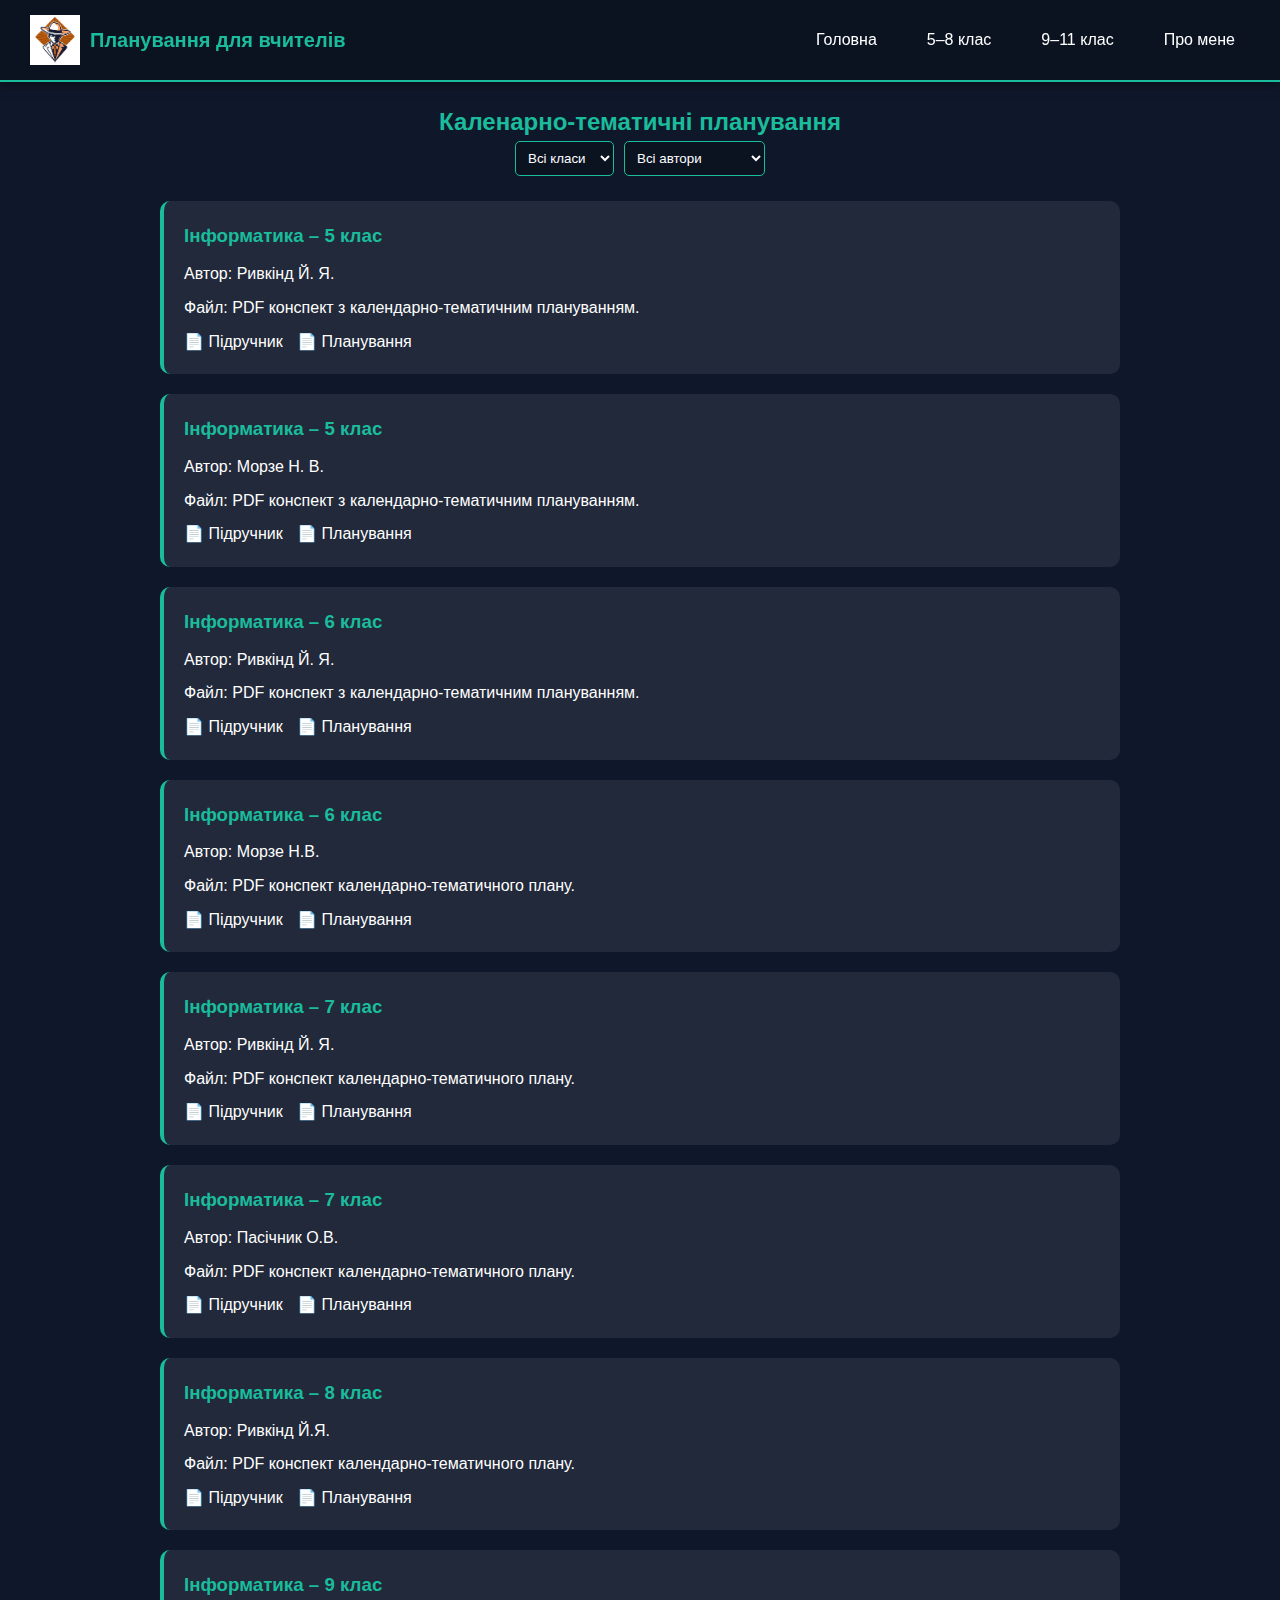
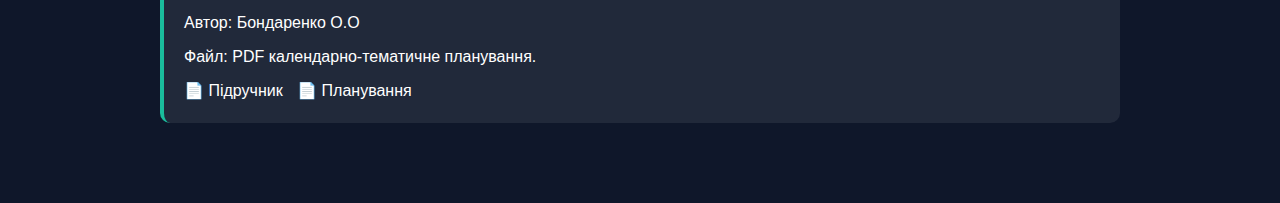
<file: pages/teachers/planyvanna.html>
<!DOCTYPE html>
<html lang="uk">
<head>
  <meta charset="UTF-8">
  <meta name="viewport" content="width=device-width, initial-scale=1.0">
  <title>Планування для вчителів</title>
  <link rel="stylesheet" href="../../style.css">
  <style>
    body {
      background: #0f172a;
      color: #fff;
      font-family: "Segoe UI", sans-serif;
    }

    header {
      background: #0b1321;
      display: flex;
      justify-content: space-between;
      align-items: center;
      padding: 15px 30px;
      border-bottom: 2px solid #1abc9c;
    }

    .logo-title {
      display: flex;
      align-items: center;
      gap: 10px;
    }

    .logo-title img {
      height: 50px;
    }

    nav ul {
      list-style: none;
      display: flex;
      gap: 20px;
    }

    nav a {
      color: #fff;
      text-decoration: none;
      transition: color 0.3s;
    }

    nav a:hover {
      color: #1abc9c;
    }

    .content {
      max-width: 1000px;
      margin: 40px auto;
      padding: 20px;
    }

    h2 {
      text-align: center;
      color: #1abc9c;
    }

    .search-container {
      text-align: right;
      margin: 10px 20px;
    }

    .search-container input {
      padding: 8px;
      border-radius: 5px;
      border: 1px solid #1abc9c;
      background: #0b1321;
      color: #fff;
      width: 250px;
    }

    .planning-card {
      background: rgba(255, 255, 255, 0.08);
      border-left: 4px solid #1abc9c;
      padding: 20px;
      margin-bottom: 20px;
      border-radius: 10px;
      transition: transform 0.3s, background 0.3s;
    }

    .planning-card:hover {
      transform: scale(1.02);
      background: rgba(26, 188, 156, 0.15);
    }

    .planning-card h3 {
      color: #1abc9c;
      margin-bottom: 10px;
    }

    .planning-card p {
      margin-bottom: 8px;
    }

    .planning-card a {
      color: #fff;
      text-decoration: none;
      margin-right: 10px;
    }

    .planning-card a:hover {
      text-decoration: underline;
    }

    /* Фільтр */
    .filter-container {
      display: flex;
      justify-content: center;
      gap: 10px;
      margin-bottom: 25px;
      flex-wrap: wrap;
    }

    .filter-container select {
      padding: 8px;
      border-radius: 5px;
      border: 1px solid #1abc9c;
      background: #0b1321;
      color: #fff;
    }
  </style>
</head>
<body>

  <header>
    <div class="logo-title">
      <img src="gangster.jpg" alt="Логотип">
      <h1>Планування для вчителів</h1>
    </div>
    <nav>
      <ul>
        <li><a href="../../index.html">Головна</a></li>
        <li><a href="../students/5-8.html">5–8 клас</a></li>
        <li><a href="../students/9-11.html">9–11 клас</a></li>
        <li><a href="../aboutMe/biography.html">Про мене</a></li>
      </ul>
    </nav>
  </header>

  <div class="search-container">
    <input type="text" id="searchInput" placeholder="Пошук по плануваннях...">
  </div>

  <main class="content">
    <h2>Каленарно-тематичні планування</h2>

    <div class="filter-container">
      <select id="filter-class">
        <option value="all">Всі класи</option>
        <option value="5-6">5–6 клас</option>
        <option value="7-8">7–8 клас</option>
        <option value="9-11">9–11 клас</option>
      </select>

      <select id="filter-author">
        <option value="all">Всі автори</option>
        <option value="author1">Ривкінд І.</option>
        <option value="author2">Морзе П.</option>
        <option value="author3">Пасічник О.В..</option>
        <option value="author4">Бондаренко О.О</option>
      </select>
    </div>

    <!-- Планування -->
    <div class="planning-card" data-class="5-6" data-author="author1">
      <h3>Інформатика – 5 клас</h3>
      <p>Автор: Ривкінд Й. Я.</p>
      <p>Файл: PDF конспект з календарно-тематичним плануванням.</p>
      <a href="https://www.geneza.ua/sites/default/files/ebooks/%D0%86%D0%BD%D1%84%D0%BE%D1%80%D0%BC%D0%B0%D1%82%D0%B8%D0%BA%D0%B0_5%20%D0%BA%D0%BB%D0%B0%D1%81_%D0%93%D0%B5%D0%BD%D0%B5%D0%B7%D0%B0.pdf" target="_blank">📄 Підручник</a>
      <a href="https://drive.google.com/file/d/1zofKRdewMVe0fzvJDZ3seQC_zJ69HpFK/view" target="_blank">📄 Планування</a>
    </div>

    <div class="planning-card" data-class="5-6" data-author="author2">
      <h3>Інформатика – 5 клас</h3>
      <p>Автор: Морзе Н. В.</p>
      <p>Файл: PDF конспект з календарно-тематичним плануванням.</p>
      <a href="https://informatik.pp.ua/pidruchniki/5-klas/pidruchnyk-informatyka-5-klas-morze-2022/" target="_blank">📄 Підручник</a>
      <a href="https://docs.google.com/document/d/1t5lwVLLxDieEFg4AJdOk1WX0qcFPRNDc/edit" target="_blank">📄 Планування</a>
    </div>

    <div class="planning-card" data-class="5-6" data-author="author1">
      <h3>Інформатика – 6 клас</h3>
      <p>Автор: Ривкінд Й. Я.</p>
      <p>Файл: PDF конспект з календарно-тематичним плануванням.</p>
      <a href="https://schoolbook.in.ua/wp-content/uploads/2023/08/%D0%A0%D0%B8%D0%B2%D0%BA%D1%96%D0%BD%D0%B4_%D0%86%D0%BD%D1%84%D0%BE%D1%80%D0%BC%D0%B0%D1%82%D0%B8%D0%BA%D0%B0_%D0%9F_6.pdf" target="_blank">📄 Підручник</a>
      <a href="https://drive.google.com/file/d/1_hti1fXksIqCx1eg6FPgH4J9i7_VOiCY/view" target="">📄 Планування</a>
    </div>

     <div class="planning-card" data-class="5-6" data-author="author2">
    <h3>Інформатика – 6 клас</h3>
      <p>Автор: Морзе Н.В.</p>
      <p>Файл: PDF конспект календарно-тематичного плану.</p>
      <a href="https://pidruchnyk.com.ua/2685-informatyka-6-klas-morze-2023.html" target="_blank">📄 Підручник</a>
      <a href="https://www.schoollife.org.ua/kalendarno-tematychne-planuvannya-urokiv-informatyky-6-klas-nush-nova-ukrayinska-shkola-2/" target="_blank">📄 Планування</a>
    </div>

    <div class="planning-card" data-class="7-8" data-author="author1">
      <h3>Інформатика – 7 клас</h3>
      <p>Автор: Ривкінд Й. Я.</p>
      <p>Файл: PDF конспект календарно-тематичного плану.</p>
      <a href="https://pidruchnyk.com.ua/1487-informatyka-ryvknd-7-klas-2020.html" target="_blank">📄 Підручник</a>
      <a href="https://docs.google.com/document/d/1HSirUHuospG8ZXLye3ue-_ivNj9Dj_fygT7yz9IcztA/view?tab=t.0" target="_blank">📄 Планування</a>
    </div>

    <div class="planning-card" data-class="7-8" data-author="author3">
      <h3>Інформатика – 7 клас</h3>
      <p>Автор: Пасічник О.В.</p>
      <p>Файл: PDF конспект календарно-тематичного плану.</p>
      <a href="https://drive.google.com/file/d/113brEC_46X8WS0rqWyonm-ytGLu9b39Z/view" target="_blank">📄 Підручник</a>
      <a href="https://docs.google.com/document/d/14kTXYMgMZYxJ-woAdh8jxJUrxPJAZEvs3NovtXZw3TQ/view?tab=t.0" target="_blank">📄 Планування</a>
    </div>

    <div class="planning-card" data-class="7-8" data-author="author1">
      <h3>Інформатика – 8 клас</h3>
      <p>Автор: Ривкінд Й.Я.</p>
      <p>Файл: PDF конспект календарно-тематичного плану.</p>
      <a href="https://informatik.pp.ua/pidruchniki/8-klas/pidruchnyk-informatyka-8-klas-ryvkind-2025/" target="_blank">📄 Підручник</a>
      <a href="https://docs.google.com/document/d/1cw27_Urakc89o4dQ3o7olj0Yzo-OrzC36iboSBp3AUY/edit?tab=t.0" target="_blank">📄 Планування</a>
    </div>

    <div class="planning-card" data-class="9-11" data-author="author4">
      <h3>Інформатика – 9 клас</h3>
      <p>Автор: Бондаренко О.О</p>
      <p>Файл: PDF календарно-тематичне планування.</p>
      <a href="https://pidruchnyk.com.ua/3128-informatyka-9-klas-bondarenko.html" target="_blank">📄 Підручник</a>
      <a href="https://www.schoollife.org.ua/kalendarno-tematychnyj-plan-z-informatyky-dlya-9-klasu/" target="_blank">📄 Планування</a>
    </div>

  </main>

  <script>
    // Пошук по тексту
    const searchInput = document.getElementById("searchInput");
    searchInput.addEventListener("input", function () {
      const term = this.value.toLowerCase();
      const cards = document.querySelectorAll(".planning-card");
      cards.forEach(card => {
        const text = card.innerText.toLowerCase();
        card.style.display = text.includes(term) ? "block" : "none";
      });
    });

    // Фільтр по класах та автору
    const filterClass = document.getElementById("filter-class");
    const filterAuthor = document.getElementById("filter-author");

    function filterCards() {
      const selectedClass = filterClass.value;
      const selectedAuthor = filterAuthor.value;
      const cards = document.querySelectorAll(".planning-card");

      cards.forEach(card => {
        const matchClass = selectedClass === "all" || card.dataset.class === selectedClass;
        const matchAuthor = selectedAuthor === "all" || card.dataset.author === selectedAuthor;
        card.style.display = (matchClass && matchAuthor) ? "block" : "none";
      });
    }

    filterClass.addEventListener("change", filterCards);
    filterAuthor.addEventListener("change", filterCards);
  </script>

</body>
</html>
</file>
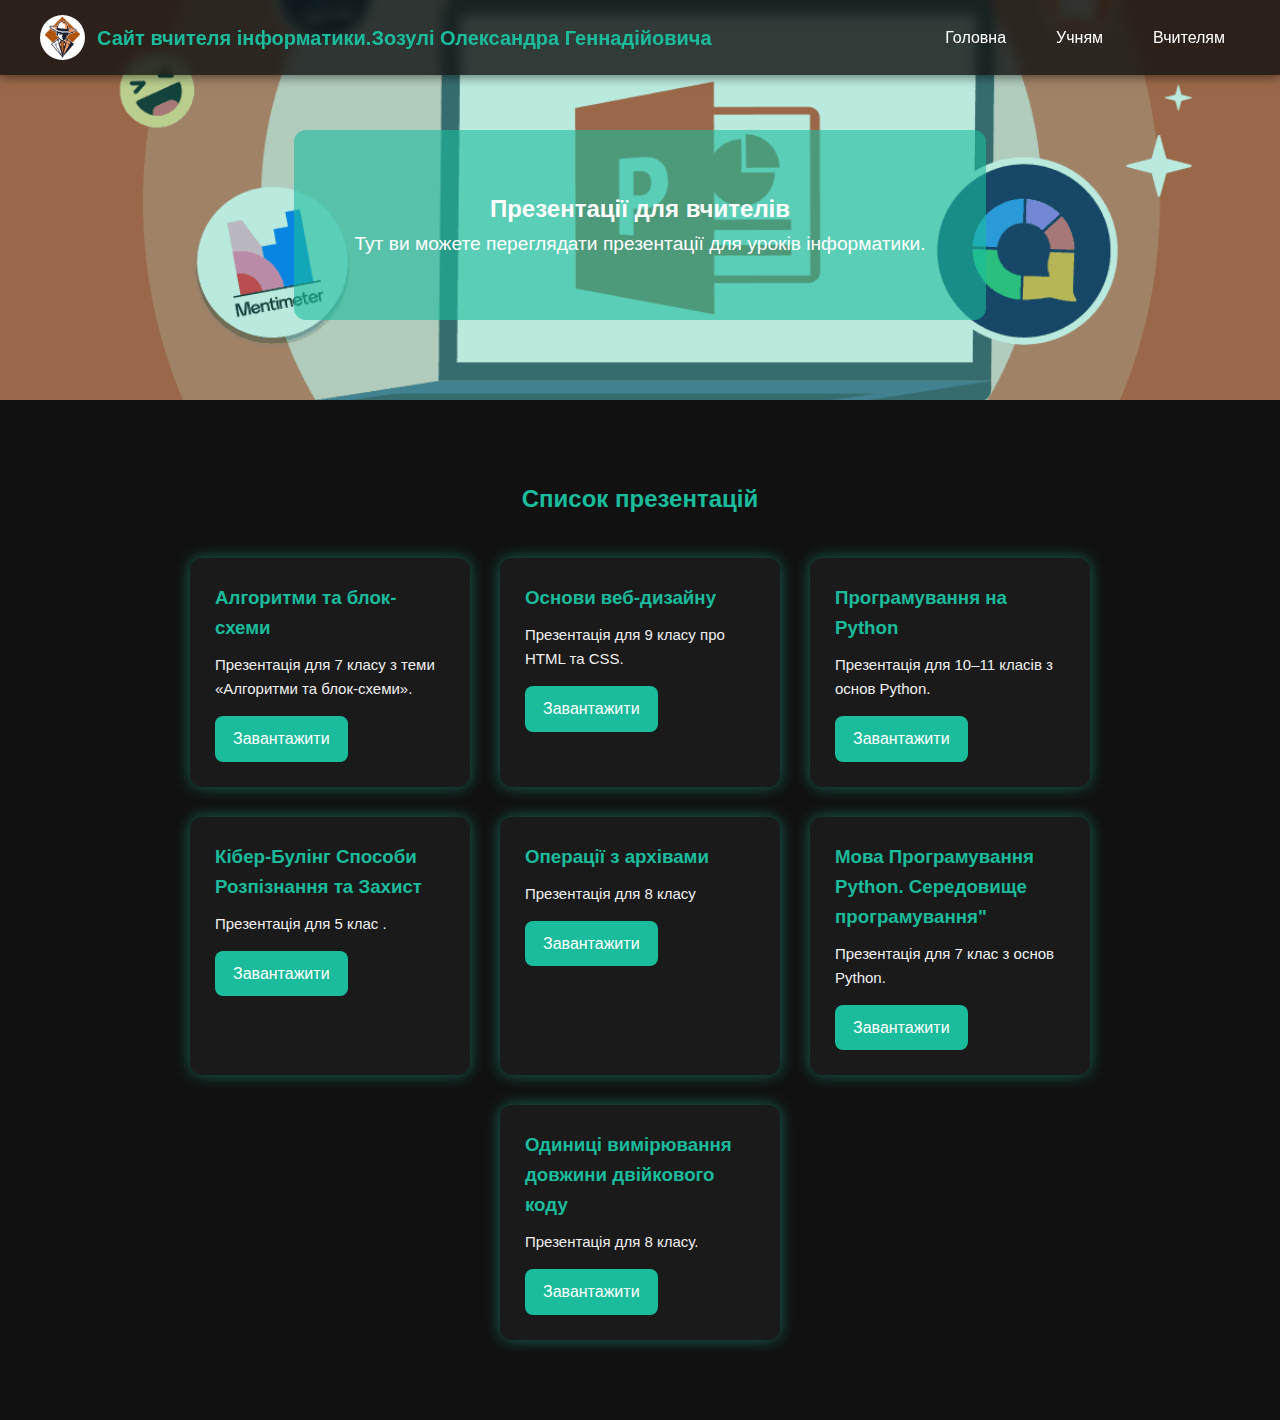
<file: pages/teachers/presentations.html>
<!DOCTYPE html>
<html lang="uk">
<head>
  <meta charset="UTF-8">
  <meta name="viewport" content="width=device-width, initial-scale=1.0">
  <title>Презентації — Вчителям</title>
  <link rel="stylesheet" href="../../style.css">
  <link rel="icon" type="image/png" href="gangster.jpg">
</head>
<body>

  <!-- ШАПКА -->
  <header>
    <div class="logo-title">
      <img src="gangster.jpg" alt="Логотип" class="logo">
      <h1>Сайт вчителя інформатики.Зозулі Олександра Геннадійовича</h1>
    </div>
    <nav>
      <ul>
        <li><a href="../../index.html">Головна</a></li>
        <li class="dropdown">
          <a href="#">Учням</a>
          <ul class="submenu">
            <li><a href="../students/5-8.html">5–8 класи</a></li>
            <li><a href="../students/9-11.html">9–11 класи</a></li>
          </ul>
        </li>
        <li class="dropdown">
          <a href="#">Вчителям</a>
          <ul class="submenu">
            <li><a href="materials.html">Матеріали</a></li>
            <li><a href="lessons.html">Уроки</a></li>
            <li><a href="presentations.html" class="active">Презентації</a></li>
          </ul>
        </li>
      </ul>
    </nav>
  </header>

  <!-- ГЕРО-СЕКЦІЯ -->
  <section class="hero hero-teachers">
    <div class="overlay">
      <h2>Презентації для вчителів</h2>
      <p>Тут ви можете переглядати  презентації для уроків інформатики.</p>
    </div>
  </section>

  <!-- КОНТЕНТ -->
  <main class="teachers-section">
    <div class="presentations-container">
      <h2>Список презентацій</h2>
      <div class="presentation-list">
        <div class="presentation-card">
          <h3>Алгоритми та блок-схеми</h3>
          <p>Презентація для 7 класу з теми «Алгоритми та блок-схеми».</p>
          <a href="https://naurok.com.ua/prezentaciya-rozrobka-algoritmu-ta-pobudova-blok-shem-program-353847.html" download class="btn">Завантажити</a>
        </div>
        <div class="presentation-card">
          <h3>Основи веб-дизайну</h3>
          <p>Презентація для 9 класу про HTML та CSS.</p>
          <a href="https://naurok.com.ua/prezentaciya-do-uroku-veb-dizayn-132819.html" download class="btn">Завантажити</a>
        </div>
        <div class="presentation-card">
          <h3>Програмування на Python</h3>
          <p>Презентація для 10–11 класів з основ Python.</p>
          <a href="https://naurok.com.ua/prezentaciya-osnovni-ponyattya-movi-programuvannya-python-292781.html" download class="btn">Завантажити</a>
        </div>
        <div class="presentation-card">
          <h3>Кібер-Булінг Способи Розпізнання та Захист</h3>
          <p>Презентація для 5 клас .</p>
          <a href="https://vseosvita.ua/library/prezentatsiia-kiber-bulinh-sposoby-rozpiznannya-ta-zakhyst-581457.html" download class="btn">Завантажити</a>
        </div>
        <div class="presentation-card">
          <h3>Операції з архівами</h3>
          <p>Презентація для 8 класу</p>
          <a href="https://urok.osvita.ua/materials/informat/rozrobka-videouroku-operacii-z-arhivami/" download class="btn">Завантажити</a>
        </div>
        <div class="presentation-card">
          <h3>Мова Програмування Рython. Середовище програмування"</h3>
          <p>Презентація для 7 клас з основ Python.</p>
          <a href="https://urok.osvita.ua/materials/informat/rozrobka-videouroku-mova-programuvanna-rython-seredovise-programuvanna/" download class="btn">Завантажити</a>
        </div>
        <div class="presentation-card">
          <h3>Одиниці вимірювання довжини двійкового коду</h3>
          <p>Презентація для 8 класу.</p>
          <a href="https://urok.osvita.ua/materials/informat/rozrobka-videouroku-odinici-vimiruvanna-dovzini-dvijkovogo-kodu/" download class="btn">Завантажити</a>
        </div>
        <!-- Можна додавати ще презентації -->
      </div>
    </div>
  </main>

</body>
</html>
</file>
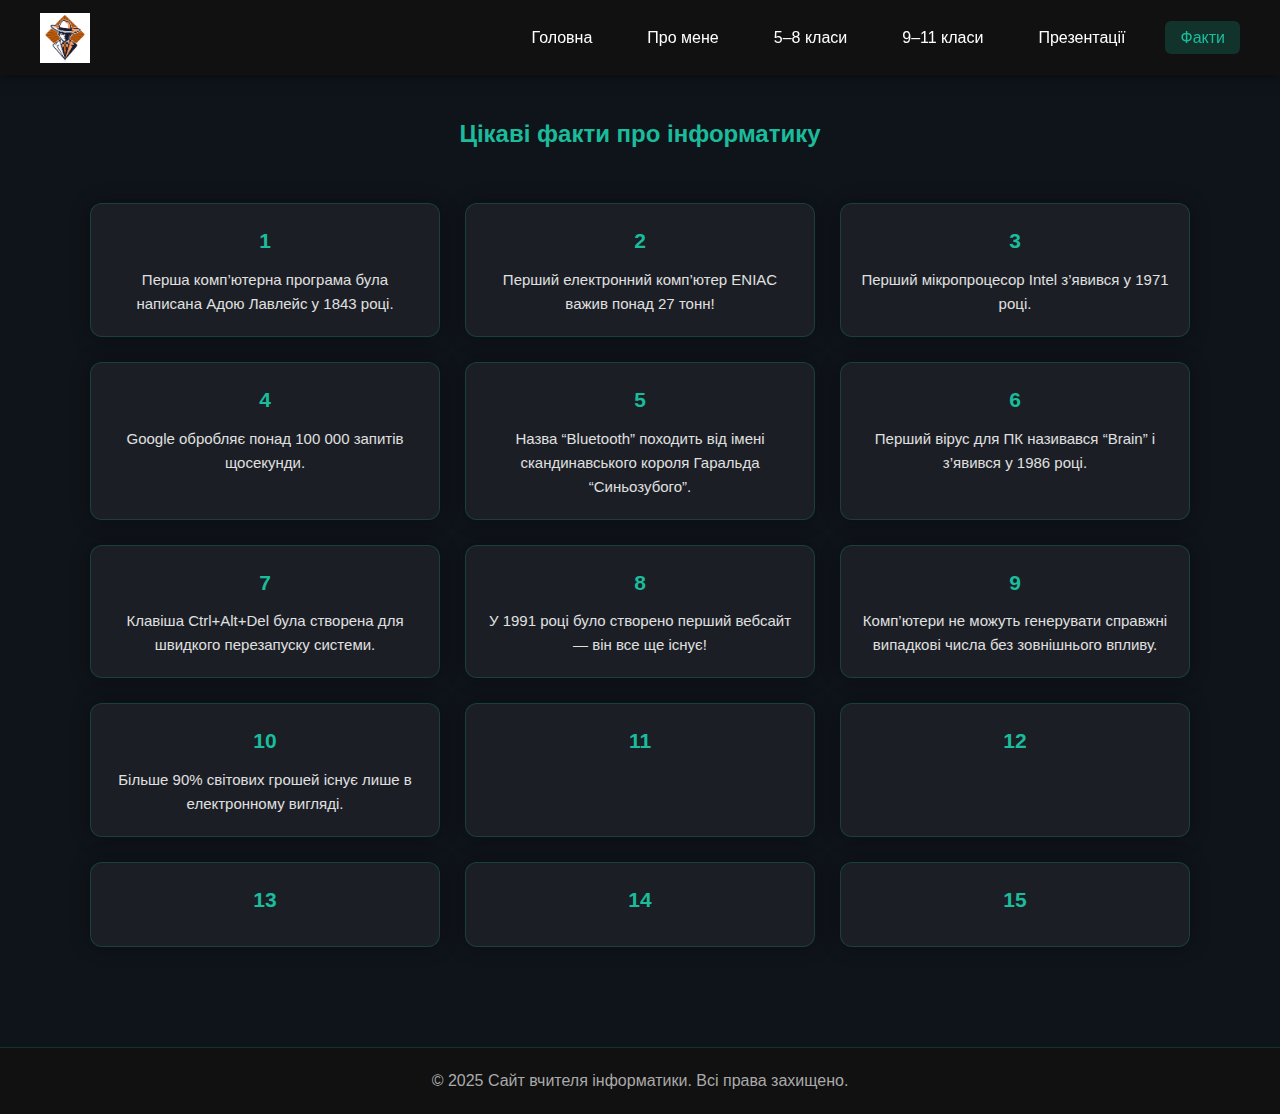
<file: Сайт вчителя інформатики/pages/blog/facts.html>
<!DOCTYPE html>
<html lang="uk">
<head>
  <meta charset="UTF-8">
  <meta name="viewport" content="width=device-width, initial-scale=1.0">
  <title>Цікаві факти з інформатики</title>
  <link rel="stylesheet" href="../../style.css">
  <link rel="icon" href="gangster.jpg" type="image/png">
  <style>
   body {
    background-color: #0f141a;
    color: #e0e0e0;
    font-family: "Poppins", sans-serif;
  }

  header {
    background-color: #111;
    padding: 15px 40px;
    display: flex;
    align-items: center;
    justify-content: space-between;
    position: sticky;
    top: 0;
    z-index: 1000;
    box-shadow: 0 0 15px rgba(0,0,0,0.5);
  }

  .logo {
    display: flex;
    align-items: center;
    gap: 10px;
  }

  .logo img {
    height: 50px;
  }

  .logo h1 {
    color: #1abc9c;
    font-size: 1.5em;
  }

  nav ul {
    display: flex;
    list-style: none;
    gap: 25px;
  }

  nav ul li {
    position: relative;
  }

  nav ul li a {
    text-decoration: none;
    color: #fff;
    padding: 8px 15px;
    border-radius: 6px;
    transition: background 0.3s, color 0.3s;
  }

  nav ul li a:hover,
  nav ul li a.active {
    background-color: rgba(26, 188, 156, 0.2);
    color: #1abc9c;
  }

  /* --- СТИЛЬ ФАКТІВ --- */
  .facts-container {
    display: grid;
    grid-template-columns: repeat(auto-fit, minmax(280px, 1fr));
    gap: 25px;
    padding: 50px;
    max-width: 1200px;
    margin: 0 auto;
  }

  .fact-card {
    background: rgba(255, 255, 255, 0.05);
    border: 1px solid rgba(26, 188, 156, 0.2);
    border-radius: 12px;
    padding: 20px;
    text-align: center;
    box-shadow: 0 0 20px rgba(0,0,0,0.3);
    transform: translateY(20px) scale(1);
    opacity: 0;
    transition: all 0.5s ease;
    cursor: pointer;
  }

  .fact-card.visible {
    transform: translateY(0) scale(1);
    opacity: 1;
  }

  /* 🟢 ЕФЕКТ ПРИ НАВЕДЕННІ */
  .fact-card:hover {
    background: rgba(26, 188, 156, 0.15);
    border-color: #1abc9c;
    box-shadow: 0 0 25px rgba(26, 188, 156, 0.5);
    transform: scale(1.58);
  }

  .fact-card h3 {
    color: #1abc9c;
    margin-bottom: 10px;
    font-size: 1.4em;
  }

  footer {
    text-align: center;
    padding: 20px;
    background: #111;
    color: #aaa;
    border-top: 1px solid rgba(26, 188, 156, 0.2);
    margin-top: 50px;
  }
  </style>
</head>

<body>
  <header>
    <div class="logo">
      <img src="gangster.jpg" alt="Логотип">
      
    </div>
    <nav>
      <ul>
        <li><a href="../../index.html">Головна</a></li>
        <li><a href="../aboutMe/biography.html">Про мене</a></li>
        <li><a href="../students/5-8.html">5–8 класи</a></li>
        <li><a href="../students/9-11.html">9–11 класи</a></li>
        <li><a href="../teachers/presentations.html">Презентації</a></li>
        <li><a href="facts.html" class="active">Факти</a></li>
      </ul>
    </nav>
  </header>

  <main>
    <h2 style="text-align:center; color:#1abc9c; margin-top:40px;">Цікаві факти про інформатику </h2>
    <div class="facts-container">
      <div class="fact-card"><h3>1</h3><p>Перша комп’ютерна програма була написана Адою Лавлейс у 1843 році.</p></div>
      <div class="fact-card"><h3>2</h3><p>Перший електронний комп’ютер ENIAC важив понад 27 тонн!</p></div>
      <div class="fact-card"><h3>3</h3><p>Перший мікропроцесор Intel з’явився у 1971 році.</p></div>
      <div class="fact-card"><h3>4</h3><p>Google обробляє понад 100 000 запитів щосекунди.</p></div>
      <div class="fact-card"><h3>5</h3><p>Назва “Bluetooth” походить від імені скандинавського короля Гаральда “Синьозубого”.</p></div>
      <div class="fact-card"><h3>6</h3><p>Перший вірус для ПК називався “Brain” і з’явився у 1986 році.</p></div>
      <div class="fact-card"><h3>7</h3><p>Клавіша Ctrl+Alt+Del була створена для швидкого перезапуску системи.</p></div>
      <div class="fact-card"><h3>8</h3><p>У 1991 році було створено перший вебсайт — він все ще існує!</p></div>
      <div class="fact-card"><h3>9</h3><p>Комп’ютери не можуть генерувати справжні випадкові числа без зовнішнього впливу.</p></div>
      <div class="fact-card"><h3>10</h3><p>Більше 90% світових грошей існує лише в електронному вигляді.</p></div>
      <div class="fact-card"><h3>11</h3><p></p></div>
      <div class="fact-card"><h3>12</h3><p></p></div>
      <div class="fact-card"><h3>13</h3><p></p></div>
      <div class="fact-card"><h3>14</h3><p></p></div>
      <div class="fact-card"><h3>15</h3><p></p></div>
      
    </div>
  </main>

  <footer>
    <p>© 2025 Сайт вчителя інформатики. Всі права захищено.</p>
  </footer>

  <script>
    // Анімація появи карток фактів при прокрутці
    const factCards = document.querySelectorAll('.fact-card');
    const observer = new IntersectionObserver(entries => {
      entries.forEach(entry => {
        if (entry.isIntersecting) {
          entry.target.classList.add('visible');
        }
      });
    }, { threshold: 0.2 });

    factCards.forEach(card => observer.observe(card));
  </script>
</body>
</html>
</file>
<file: style.css>
/* Базові стилі */
* {
  margin: 0;
  padding: 0;
  box-sizing: border-box;
  font-family: 'Segoe UI', Tahoma, Geneva, Verdana, sans-serif;
}

body {
  background-color: #121212; /* темний фон */
  color: #ffffff;
  line-height: 1.6;
}

/* Контейнер */
.container {
  width: 90%;
  max-width: 1200px;
  margin: 0 auto;
}

/* Header */
header {
  background-color: #1a1a1a;
  padding: 15px 0;

  /*вкладки підменю поверх фото*/
  position: relative;
  z-index: 1000;
}

.logo {
  height: 100px;
  vertical-align: middle;
}

.menu {
  list-style: none;
  display: flex;
  justify-content: flex-end;
  gap: 30px;
}

.menu > li {
  position: relative;
}

.menu > li > a {
  color: #1abc9c;
  text-decoration: none;
  font-weight: bold;
  padding: 10px;
  display: block;
  transition: color 0.3s;
}

.menu > li > a:hover {
  color: #16a085;
}

/* Підменю */
.submenu {
  display: none;
  position: absolute;
  top: 100%;
  left: 0;
  background-color: #1a1a1a;
  list-style: none;
  padding: 10px 0;
  min-width: 180px;
  border-radius: 5px;
  box-shadow: 0 5px 15px rgba(0,0,0,0.3);
}

.submenu li a {
  color: #ffffff;
  padding: 10px 20px;
  display: block;
  text-decoration: none;
  transition: background 0.3s;
}

.submenu li a:hover {
  background-color: #1abc9c;
  color: #ffffff;
}

.menu li:hover .submenu {
  display: block;
}

/* Hero */
.hero {
  /*
  background-color: #1abc9c;
  color: #121212;
  padding: 80px 0;
  text-align: center; */

   position: relative;
  height: 400px; /* можна змінити під свій дизайн */
  display: flex;
  justify-content: center;
  align-items: center;
  color: #fff;
  text-align: center;
  overflow: hidden;

  /* Фонове зображення */
  background-image: url('assets/images/pexels-rahulp9800-1933900.jpg'); /* заміни шлях на свій */
  background-size: cover; /* рівномірне розтягнення */
  background-position: center;
}

/* Бірюзова прозора заливка поверх фото */
.hero::before {
  content: "";
  position: absolute;
  inset: 0;
  background-color: rgba(26, 188, 156, 0.3); /* бірюзовий з прозорістю */
  z-index: 1;
}

/* Контент поверх */
.hero .overlay {
  position: relative;
  z-index: 2;
}

.hero h1 {
  font-size: 2.5rem;
  margin-bottom: 20px;
}

.hero p {
  font-size: 1.2rem;
}

/* Intro */
.intro {
  padding: 50px 0;
  text-align: center;
}

.intro h2 {
  color: #1abc9c;
  margin-bottom: 20px;
}

.intro p {
  color: #e0e0e0;
}

/* Footer */
footer {
  background-color: #1a1a1a;
  color: #aaaaaa;
  text-align: center;
  padding: 20px 0;
}

/* u2yr

/* Контейнер для логотипу та назви */
.logo-container {
  display: flex;
  align-items: center; /* вертикальне вирівнювання */
  gap: 15px; /* відстань між логотипом та текстом */
}

/* Логотип */
.logo {
  height: 50px; /* можна змінювати висоту */
}

/* Назва сайту */
.site-title {
  color: #1abc9c;
  font-size: 1.5rem; /* розмір тексту */
  font-weight: bold;
}

/* Можна змінити відстань і вирівнювання для всього header */
.header-container {
  display: flex;
  justify-content: space-between; /* логотип зліва, меню справа */
  align-items: center; /* вертикальне вирівнювання всіх елементів */
}

/* === ПРО САЙТ === */
.about-site {
  background-color: #1e1e1e;
  color: #ffffff;
  padding: 80px 20px;
  text-align: center;
}

.about-site h2 {
  color: #1abc9c;
  font-size: 2em;
  margin-bottom: 20px;
}

.about-site p {
  max-width: 800px;
  margin: 0 auto;
  font-size: 1.1em;
  line-height: 1.7;
}

/* === НОВИНИ === */
.news {
  position: relative;
  color: #ffffff;
  padding: 80px 20px;
  overflow: hidden;

  /* Фото-фон */
  background-image: url('assets/images/news-2444778_1280.jpg'); /* встав своє фото */
  background-size: cover;
  background-position: center;
}

/* Бірюзова напівпрозора заливка поверх фото */
.news::before {
  content: "";
  position: absolute;
  inset: 0;
  background-color: rgba(26, 188, 156, 0.65); /* бірюзовий з прозорістю */
  z-index: 1;
}

/* Контент поверх фону */
.news .container {
  position: relative;
  z-index: 2;
}

.news h2 {
  text-align: center;
  color: #fff;
  font-size: 2em;
  margin-bottom: 40px;
  text-shadow: 0 2px 6px rgba(0,0,0,0.5);
}

.news-list {
  display: grid;
  grid-template-columns: repeat(auto-fit, minmax(280px, 1fr));
  gap: 30px;
  max-width: 1000px;
  margin: 0 auto;
}

.news-item {
  background-color: rgba(30, 30, 30, 0.9); /* темний прозорий фон для контрасту */
  border-left: 5px solid #1abc9c;
  padding: 20px;
  border-radius: 12px;
  transition: transform 0.3s, background-color 0.3s;
}

.news-item:hover {
  transform: translateY(-5px);
  background-color: rgba(38, 38, 38, 0.95);
}

.news-item h3 {
  color: #1abc9c;
  font-size: 1.2em;
  margin-bottom: 10px;
}

.news-item p {
  font-size: 1em;
  margin-bottom: 10px;
  color: #ddd;
}

.news-item .date {
  font-size: 0.9em;
  color: #aaa;
}

/* === СТОРІНКА 5–8 КЛАСИ === */

.grades-page header {
  background-color: #121212;
  border-bottom: 2px solid #1abc9c;
}

.hero-grades {
  position: relative;
  height: 300px;
  background-image: url('assets/images/grades-bg.jpg'); /* своє фото */
  background-size: cover;
  background-position: center;
  display: flex;
  align-items: center;
  justify-content: center;
  text-align: center;
  color: #fff;
}

.hero-grades .hero-overlay {
  position: absolute;
  inset: 0;
  background-color: rgba(26, 188, 156, 0.6);
  z-index: 1;
}

.hero-grades .hero-content {
  position: relative;
  z-index: 2;
  max-width: 700px;
}

.classes {
  background-color: #181818;
  color: #fff;
  padding: 60px 20px;
}

.classes h2 {
  text-align: center;
  color: #1abc9c;
  margin-bottom: 40px;
}

.class-list {
  display: grid;
  grid-template-columns: repeat(auto-fit, minmax(220px, 1fr));
  gap: 30px;
  max-width: 1000px;
  margin: 0 auto;
}

.class-card {
  background-color: rgba(255, 255, 255, 0.05);
  border: 1px solid rgba(26, 188, 156, 0.3);
  border-radius: 12px;
  padding: 20px;
  text-align: center;
  transition: transform 0.3s, background-color 0.3s;
}

.class-card:hover {
  background-color: rgba(26, 188, 156, 0.1);
  transform: translateY(-5px);
}

.class-card h3 {
  color: #1abc9c;
  margin-bottom: 10px;
}

.class-card p {
  font-size: 0.95em;
  color: #ccc;
  margin-bottom: 15px;
}

.class-card .btn {
  background-color: #1abc9c;
  color: #fff;
  padding: 8px 18px;
  border-radius: 8px;
  text-decoration: none;
  transition: background 0.3s;
}

.class-card .btn:hover {
  background-color: #16a085;
}

/* ===== ШАПКА ===== */
header {
  display: flex;
  justify-content: space-between;
  align-items: center;
  padding: 15px 40px;
  background: rgba(15, 15, 15, 0.8); /* темний напівпрозорий фон */
  backdrop-filter: blur(6px);
  color: #fff;
  position: fixed;
  top: 0;
  left: 0;
  width: 100%;
  z-index: 1000; /* поверх усього */
  box-shadow: 0 2px 10px rgba(0, 0, 0, 0.5);
}

/* ===== ЛОГОТИП І НАЗВА ===== */
.logo-title {
  display: flex;
  align-items: center;
  gap: 12px;
}

.logo {
  width: 45px;
  height: 45px;
  border-radius: 50%;
  object-fit: cover;
}

.logo-title h1 {
  font-size: 20px;
  color: #1abc9c;
  font-weight: 600;
}

/* ===== МЕНЮ ===== */
nav ul {
  list-style: none;
  display: flex;
  margin: 0;
  padding: 0;
  gap: 20px;
}

nav ul li {
  position: relative;
}

nav ul li a {
  text-decoration: none;
  color: #fff;
  font-weight: 500;
  padding: 10px 15px;
  border-radius: 8px;
  transition: all 0.3s ease;
}

nav ul li a:hover,
nav ul li a.active {
  background: #1abc9c;
  color: #fff;
}

/* ===== ПІДМЕНЮ ===== */
nav ul li .submenu {
  display: none;
  position: absolute;
  background: rgba(20, 20, 20, 0.95);
  top: 45px;
  left: 0;
  border-radius: 8px;
  min-width: 180px;
  z-index: 2000;
  flex-direction: column;
  box-shadow: 0 4px 12px rgba(0, 0, 0, 0.6);
}

nav ul li .submenu li {
  width: 100%;
}

nav ul li .submenu a {
  display: block;
  padding: 10px 15px;
  color: #fff;
}

nav ul li .submenu a:hover {
  background: #1abc9c;
}

/* показуємо підменю при наведенні */
nav ul li:hover .submenu {
  display: flex;
}

/* ===== ПРО МЕНЕ ===== */
.hero-about {
  background-image: url('assets/images/360_F_468078053_uog6xwZr0oQXC6XVZDMeoZKvKRHUtmEw.jpg');
  background-size: cover;
  background-position: center;
  position: relative;
  color: #fff;
  text-align: center;
  padding: 150px 20px 100px;
}

.hero-about .overlay {
  background-color: rgba(26, 188, 156, 0.6);
  padding: 60px;
  border-radius: 12px;
  display: inline-block;
  z-index: 1;
}

.about-section {
  padding: 80px 40px;
  background-color: #111;
  color: #f0f0f0;
}

.about-container {
  display: flex;
  flex-wrap: wrap;
  align-items: flex-start;
  gap: 40px;
  margin-bottom: 50px;
}

.about-photo img {
  width: 320px;
  height: 400px;
  border-radius: 15px;
  object-fit: cover;
  box-shadow: 0 0 25px rgba(26, 188, 156, 0.6);
}

.about-text {
  flex: 1;
  min-width: 300px;
}

.about-text h2, .about-text h3 {
  color: #1abc9c;
  margin-bottom: 15px;
}

.about-text p {
  line-height: 1.7;
  margin-bottom: 20px;
}

/* ===== СЕРТИФІКАТИ ===== */
.certificates {
  text-align: center;
}

.certificates h2 {
  color: #1abc9c;
  margin-bottom: 20px;
}

.cert-gallery {
  display: flex;
  flex-wrap: wrap;
  justify-content: center;
  gap: 20px;
}

.cert-gallery img {
  width: 260px;
  border-radius: 10px;
  box-shadow: 0 0 10px rgba(26, 188, 156, 0.5);
  transition: transform 0.3s ease;
}

.cert-gallery img:hover {
  transform: scale(1.05);
}

/* ===== КОНТАКТИ ===== */
.contacts {
  text-align: center;
  margin-top: 50px;
}

.contacts ul {
  list-style: none;
  padding: 0;
}

.contacts li {
  margin-bottom: 10px;
  font-size: 18px;
}

.contacts a {
  color: #1abc9c;
  text-decoration: none;
}

.contacts a:hover {
  text-decoration: underline;
}

/* ===== ГЕРО-СЕКЦІЯ ВЧИТЕЛІ ===== */
.hero-teachers {
  background-image: url('assets/images/SEO1485-thumb.jpg');
  background-size: cover;
  background-position: center;
  position: relative;
  color: #fff;
  text-align: center;
  padding: 150px 20px 100px;
}

.hero-teachers .overlay {
  background-color: rgba(26, 188, 156, 0.6);
  padding: 60px;
  border-radius: 12px;
  display: inline-block;
}

/* ===== СЕКЦІЯ ПРЕЗЕНТАЦІЙ ===== */
.teachers-section {
  padding: 80px 40px;
  background-color: #111;
  color: #f0f0f0;
  min-height: 100vh;
}

.presentations-container h2 {
  text-align: center;
  color: #1abc9c;
  margin-bottom: 40px;
}

.presentation-list {
  display: flex;
  flex-wrap: wrap;
  justify-content: center;
  gap: 30px;
}

.presentation-card {
  background-color: #1a1a1a;
  padding: 25px;
  border-radius: 12px;
  width: 280px;
  box-shadow: 0 0 15px rgba(26, 188, 156, 0.5);
  transition: transform 0.3s ease, box-shadow 0.3s ease;
}

.presentation-card:hover {
  transform: translateY(-5px);
  box-shadow: 0 0 25px rgba(26, 188, 156, 0.7);
}

.presentation-card h3 {
  color: #1abc9c;
  margin-bottom: 10px;
}

.presentation-card p {
  font-size: 15px;
  line-height: 1.6;
  margin-bottom: 15px;
}

.presentation-card .btn {
  display: inline-block;
  text-decoration: none;
  padding: 10px 18px;
  background-color: #1abc9c;
  color: #fff;
  border-radius: 8px;
  font-weight: 500;
  transition: background 0.3s ease;
}

.presentation-card .btn:hover {
  background-color: #16a085;
}

/* ===== СТОРІНКА ФАКТИ ===== */
.hero-facts {
  background-image: url('assets/images/SEO1485-thumb.jpg');
  background-size: cover;
  background-position: center;
  text-align: center;
  color: #fff;
  padding: 150px 20px 100px;
  position: relative;
}

.hero-facts .overlay {
  background-color: rgba(26, 188, 156, 0.65);
  display: inline-block;
  padding: 50px;
  border-radius: 12px;
}

.facts-section {
  background-color: #0f0f0f;
  padding: 80px 40px;
  color: #f0f0f0;
  min-height: 100vh;
}

.facts-container h2 {
  text-align: center;
  color: #1abc9c;
  margin-bottom: 50px;
}

.facts-grid {
  display: grid;
  grid-template-columns: repeat(auto-fit, minmax(260px, 1fr));
  gap: 25px;
}

.fact-card {
  background-color: #1a1a1a;
  border-left: 5px solid #1abc9c;
  border-radius: 10px;
  padding: 20px;
  font-size: 15px;
  line-height: 1.6;
  box-shadow: 0 0 10px rgba(26, 188, 156, 0.4);
  transition: transform 0.3s ease, box-shadow 0.3s ease;
}

.fact-card:hover {
  transform: translateY(-5px);
  box-shadow: 0 0 20px rgba(26, 188, 156, 0.7);
}
 
/*Пошук по сайту*/
.site-search {
  text-align: center;
  margin: 20px auto;
  position: relative;
  width: 60%;
}

#siteSearch {
  width: 100%;
  padding: 10px 15px;
  font-size: 16px;
  border: 2px solid #1abc9c;
  border-radius: 10px;
  background-color: #0b1321;
  color: #fff;
}

.search-results {
  list-style: none;
  padding: 0;
  margin-top: 10px;
  background-color: rgba(255,255,255,0.1);
  border-radius: 10px;
  max-height: 250px;
  overflow-y: auto;
  display: none;
  position: absolute;
  width: 100%;
  z-index: 100;
}

.search-results li {
  padding: 10px;
  cursor: pointer;
  border-bottom: 1px solid rgba(255,255,255,0.2);
  color: #fff;
  text-align: left;
}

.search-results li:hover {
  background-color: rgba(26,188,156,0.3);
}
</file>
<file: Сайт вчителя інформатики/style.css>
/* Базові стилі */
* {
  margin: 0;
  padding: 0;
  box-sizing: border-box;
  font-family: 'Segoe UI', Tahoma, Geneva, Verdana, sans-serif;
}

body {
  background-color: #121212; /* темний фон */
  color: #ffffff;
  line-height: 1.6;
}

/* Контейнер */
.container {
  width: 90%;
  max-width: 1200px;
  margin: 0 auto;
}

/* Header */
header {
  background-color: #1a1a1a;
  padding: 15px 0;

  /*вкладки підменю поверх фото*/
  position: relative;
  z-index: 1000;
}

.logo {
  height: 100px;
  vertical-align: middle;
}

.menu {
  list-style: none;
  display: flex;
  justify-content: flex-end;
  gap: 30px;
}

.menu > li {
  position: relative;
}

.menu > li > a {
  color: #1abc9c;
  text-decoration: none;
  font-weight: bold;
  padding: 10px;
  display: block;
  transition: color 0.3s;
}

.menu > li > a:hover {
  color: #16a085;
}

/* Підменю */
.submenu {
  display: none;
  position: absolute;
  top: 100%;
  left: 0;
  background-color: #1a1a1a;
  list-style: none;
  padding: 10px 0;
  min-width: 180px;
  border-radius: 5px;
  box-shadow: 0 5px 15px rgba(0,0,0,0.3);
}

.submenu li a {
  color: #ffffff;
  padding: 10px 20px;
  display: block;
  text-decoration: none;
  transition: background 0.3s;
}

.submenu li a:hover {
  background-color: #1abc9c;
  color: #ffffff;
}

.menu li:hover .submenu {
  display: block;
}

/* Hero */
.hero {
  /*
  background-color: #1abc9c;
  color: #121212;
  padding: 80px 0;
  text-align: center; */

   position: relative;
  height: 400px; /* можна змінити під свій дизайн */
  display: flex;
  justify-content: center;
  align-items: center;
  color: #fff;
  text-align: center;
  overflow: hidden;

  /* Фонове зображення */
  background-image: url('assets/images/pexels-rahulp9800-1933900.jpg'); /* заміни шлях на свій */
  background-size: cover; /* рівномірне розтягнення */
  background-position: center;
}

/* Бірюзова прозора заливка поверх фото */
.hero::before {
  content: "";
  position: absolute;
  inset: 0;
  background-color: rgba(26, 188, 156, 0.3); /* бірюзовий з прозорістю */
  z-index: 1;
}

/* Контент поверх */
.hero .overlay {
  position: relative;
  z-index: 2;
}

.hero h1 {
  font-size: 2.5rem;
  margin-bottom: 20px;
}

.hero p {
  font-size: 1.2rem;
}

/* Intro */
.intro {
  padding: 50px 0;
  text-align: center;
}

.intro h2 {
  color: #1abc9c;
  margin-bottom: 20px;
}

.intro p {
  color: #e0e0e0;
}

/* Footer */
footer {
  background-color: #1a1a1a;
  color: #aaaaaa;
  text-align: center;
  padding: 20px 0;
}

/* u2yr

/* Контейнер для логотипу та назви */
.logo-container {
  display: flex;
  align-items: center; /* вертикальне вирівнювання */
  gap: 15px; /* відстань між логотипом та текстом */
}

/* Логотип */
.logo {
  height: 50px; /* можна змінювати висоту */
}

/* Назва сайту */
.site-title {
  color: #1abc9c;
  font-size: 1.5rem; /* розмір тексту */
  font-weight: bold;
}

/* Можна змінити відстань і вирівнювання для всього header */
.header-container {
  display: flex;
  justify-content: space-between; /* логотип зліва, меню справа */
  align-items: center; /* вертикальне вирівнювання всіх елементів */
}

/* === ПРО САЙТ === */
.about-site {
  background-color: #1e1e1e;
  color: #ffffff;
  padding: 80px 20px;
  text-align: center;
}

.about-site h2 {
  color: #1abc9c;
  font-size: 2em;
  margin-bottom: 20px;
}

.about-site p {
  max-width: 800px;
  margin: 0 auto;
  font-size: 1.1em;
  line-height: 1.7;
}

/* === НОВИНИ === */
.news {
  position: relative;
  color: #ffffff;
  padding: 80px 20px;
  overflow: hidden;

  /* Фото-фон */
  background-image: url('assets/images/news-2444778_1280.jpg'); /* встав своє фото */
  background-size: cover;
  background-position: center;
}

/* Бірюзова напівпрозора заливка поверх фото */
.news::before {
  content: "";
  position: absolute;
  inset: 0;
  background-color: rgba(26, 188, 156, 0.65); /* бірюзовий з прозорістю */
  z-index: 1;
}

/* Контент поверх фону */
.news .container {
  position: relative;
  z-index: 2;
}

.news h2 {
  text-align: center;
  color: #fff;
  font-size: 2em;
  margin-bottom: 40px;
  text-shadow: 0 2px 6px rgba(0,0,0,0.5);
}

.news-list {
  display: grid;
  grid-template-columns: repeat(auto-fit, minmax(280px, 1fr));
  gap: 30px;
  max-width: 1000px;
  margin: 0 auto;
}

.news-item {
  background-color: rgba(30, 30, 30, 0.9); /* темний прозорий фон для контрасту */
  border-left: 5px solid #1abc9c;
  padding: 20px;
  border-radius: 12px;
  transition: transform 0.3s, background-color 0.3s;
}

.news-item:hover {
  transform: translateY(-5px);
  background-color: rgba(38, 38, 38, 0.95);
}

.news-item h3 {
  color: #1abc9c;
  font-size: 1.2em;
  margin-bottom: 10px;
}

.news-item p {
  font-size: 1em;
  margin-bottom: 10px;
  color: #ddd;
}

.news-item .date {
  font-size: 0.9em;
  color: #aaa;
}

/* === СТОРІНКА 5–8 КЛАСИ === */

.grades-page header {
  background-color: #121212;
  border-bottom: 2px solid #1abc9c;
}

.hero-grades {
  position: relative;
  height: 300px;
  background-image: url('assets/images/grades-bg.jpg'); /* своє фото */
  background-size: cover;
  background-position: center;
  display: flex;
  align-items: center;
  justify-content: center;
  text-align: center;
  color: #fff;
}

.hero-grades .hero-overlay {
  position: absolute;
  inset: 0;
  background-color: rgba(26, 188, 156, 0.6);
  z-index: 1;
}

.hero-grades .hero-content {
  position: relative;
  z-index: 2;
  max-width: 700px;
}

.classes {
  background-color: #181818;
  color: #fff;
  padding: 60px 20px;
}

.classes h2 {
  text-align: center;
  color: #1abc9c;
  margin-bottom: 40px;
}

.class-list {
  display: grid;
  grid-template-columns: repeat(auto-fit, minmax(220px, 1fr));
  gap: 30px;
  max-width: 1000px;
  margin: 0 auto;
}

.class-card {
  background-color: rgba(255, 255, 255, 0.05);
  border: 1px solid rgba(26, 188, 156, 0.3);
  border-radius: 12px;
  padding: 20px;
  text-align: center;
  transition: transform 0.3s, background-color 0.3s;
}

.class-card:hover {
  background-color: rgba(26, 188, 156, 0.1);
  transform: translateY(-5px);
}

.class-card h3 {
  color: #1abc9c;
  margin-bottom: 10px;
}

.class-card p {
  font-size: 0.95em;
  color: #ccc;
  margin-bottom: 15px;
}

.class-card .btn {
  background-color: #1abc9c;
  color: #fff;
  padding: 8px 18px;
  border-radius: 8px;
  text-decoration: none;
  transition: background 0.3s;
}

.class-card .btn:hover {
  background-color: #16a085;
}

/* ===== ШАПКА ===== */
header {
  display: flex;
  justify-content: space-between;
  align-items: center;
  padding: 15px 40px;
  background: rgba(15, 15, 15, 0.8); /* темний напівпрозорий фон */
  backdrop-filter: blur(6px);
  color: #fff;
  position: fixed;
  top: 0;
  left: 0;
  width: 100%;
  z-index: 1000; /* поверх усього */
  box-shadow: 0 2px 10px rgba(0, 0, 0, 0.5);
}

/* ===== ЛОГОТИП І НАЗВА ===== */
.logo-title {
  display: flex;
  align-items: center;
  gap: 12px;
}

.logo {
  width: 45px;
  height: 45px;
  border-radius: 50%;
  object-fit: cover;
}

.logo-title h1 {
  font-size: 20px;
  color: #1abc9c;
  font-weight: 600;
}

/* ===== МЕНЮ ===== */
nav ul {
  list-style: none;
  display: flex;
  margin: 0;
  padding: 0;
  gap: 20px;
}

nav ul li {
  position: relative;
}

nav ul li a {
  text-decoration: none;
  color: #fff;
  font-weight: 500;
  padding: 10px 15px;
  border-radius: 8px;
  transition: all 0.3s ease;
}

nav ul li a:hover,
nav ul li a.active {
  background: #1abc9c;
  color: #fff;
}

/* ===== ПІДМЕНЮ ===== */
nav ul li .submenu {
  display: none;
  position: absolute;
  background: rgba(20, 20, 20, 0.95);
  top: 45px;
  left: 0;
  border-radius: 8px;
  min-width: 180px;
  z-index: 2000;
  flex-direction: column;
  box-shadow: 0 4px 12px rgba(0, 0, 0, 0.6);
}

nav ul li .submenu li {
  width: 100%;
}

nav ul li .submenu a {
  display: block;
  padding: 10px 15px;
  color: #fff;
}

nav ul li .submenu a:hover {
  background: #1abc9c;
}

/* показуємо підменю при наведенні */
nav ul li:hover .submenu {
  display: flex;
}

/* ===== ПРО МЕНЕ ===== */
.hero-about {
  background-image: url('assets/images/360_F_468078053_uog6xwZr0oQXC6XVZDMeoZKvKRHUtmEw.jpg');
  background-size: cover;
  background-position: center;
  position: relative;
  color: #fff;
  text-align: center;
  padding: 150px 20px 100px;
}

.hero-about .overlay {
  background-color: rgba(26, 188, 156, 0.6);
  padding: 60px;
  border-radius: 12px;
  display: inline-block;
  z-index: 1;
}

.about-section {
  padding: 80px 40px;
  background-color: #111;
  color: #f0f0f0;
}

.about-container {
  display: flex;
  flex-wrap: wrap;
  align-items: flex-start;
  gap: 40px;
  margin-bottom: 50px;
}

.about-photo img {
  width: 320px;
  height: 400px;
  border-radius: 15px;
  object-fit: cover;
  box-shadow: 0 0 25px rgba(26, 188, 156, 0.6);
}

.about-text {
  flex: 1;
  min-width: 300px;
}

.about-text h2, .about-text h3 {
  color: #1abc9c;
  margin-bottom: 15px;
}

.about-text p {
  line-height: 1.7;
  margin-bottom: 20px;
}

/* ===== СЕРТИФІКАТИ ===== */
.certificates {
  text-align: center;
}

.certificates h2 {
  color: #1abc9c;
  margin-bottom: 20px;
}

.cert-gallery {
  display: flex;
  flex-wrap: wrap;
  justify-content: center;
  gap: 20px;
}

.cert-gallery img {
  width: 260px;
  border-radius: 10px;
  box-shadow: 0 0 10px rgba(26, 188, 156, 0.5);
  transition: transform 0.3s ease;
}

.cert-gallery img:hover {
  transform: scale(1.05);
}

/* ===== КОНТАКТИ ===== */
.contacts {
  text-align: center;
  margin-top: 50px;
}

.contacts ul {
  list-style: none;
  padding: 0;
}

.contacts li {
  margin-bottom: 10px;
  font-size: 18px;
}

.contacts a {
  color: #1abc9c;
  text-decoration: none;
}

.contacts a:hover {
  text-decoration: underline;
}

/* ===== ГЕРО-СЕКЦІЯ ВЧИТЕЛІ ===== */
.hero-teachers {
  background-image: url('assets/images/SEO1485-thumb.jpg');
  background-size: cover;
  background-position: center;
  position: relative;
  color: #fff;
  text-align: center;
  padding: 150px 20px 100px;
}

.hero-teachers .overlay {
  background-color: rgba(26, 188, 156, 0.6);
  padding: 60px;
  border-radius: 12px;
  display: inline-block;
}

/* ===== СЕКЦІЯ ПРЕЗЕНТАЦІЙ ===== */
.teachers-section {
  padding: 80px 40px;
  background-color: #111;
  color: #f0f0f0;
  min-height: 100vh;
}

.presentations-container h2 {
  text-align: center;
  color: #1abc9c;
  margin-bottom: 40px;
}

.presentation-list {
  display: flex;
  flex-wrap: wrap;
  justify-content: center;
  gap: 30px;
}

.presentation-card {
  background-color: #1a1a1a;
  padding: 25px;
  border-radius: 12px;
  width: 280px;
  box-shadow: 0 0 15px rgba(26, 188, 156, 0.5);
  transition: transform 0.3s ease, box-shadow 0.3s ease;
}

.presentation-card:hover {
  transform: translateY(-5px);
  box-shadow: 0 0 25px rgba(26, 188, 156, 0.7);
}

.presentation-card h3 {
  color: #1abc9c;
  margin-bottom: 10px;
}

.presentation-card p {
  font-size: 15px;
  line-height: 1.6;
  margin-bottom: 15px;
}

.presentation-card .btn {
  display: inline-block;
  text-decoration: none;
  padding: 10px 18px;
  background-color: #1abc9c;
  color: #fff;
  border-radius: 8px;
  font-weight: 500;
  transition: background 0.3s ease;
}

.presentation-card .btn:hover {
  background-color: #16a085;
}

/* ===== СТОРІНКА ФАКТИ ===== */
.hero-facts {
  background-image: url('assets/images/SEO1485-thumb.jpg');
  background-size: cover;
  background-position: center;
  text-align: center;
  color: #fff;
  padding: 150px 20px 100px;
  position: relative;
}

.hero-facts .overlay {
  background-color: rgba(26, 188, 156, 0.65);
  display: inline-block;
  padding: 50px;
  border-radius: 12px;
}

.facts-section {
  background-color: #0f0f0f;
  padding: 80px 40px;
  color: #f0f0f0;
  min-height: 100vh;
}

.facts-container h2 {
  text-align: center;
  color: #1abc9c;
  margin-bottom: 50px;
}

.facts-grid {
  display: grid;
  grid-template-columns: repeat(auto-fit, minmax(260px, 1fr));
  gap: 25px;
}

.fact-card {
  background-color: #1a1a1a;
  border-left: 5px solid #1abc9c;
  border-radius: 10px;
  padding: 20px;
  font-size: 15px;
  line-height: 1.6;
  box-shadow: 0 0 10px rgba(26, 188, 156, 0.4);
  transition: transform 0.3s ease, box-shadow 0.3s ease;
}

.fact-card:hover {
  transform: translateY(-5px);
  box-shadow: 0 0 20px rgba(26, 188, 156, 0.7);
}
 
/*Пошук по сайту*/
.site-search {
  text-align: center;
  margin: 20px auto;
  position: relative;
  width: 60%;
}

#siteSearch {
  width: 100%;
  padding: 10px 15px;
  font-size: 16px;
  border: 2px solid #1abc9c;
  border-radius: 10px;
  background-color: #0b1321;
  color: #fff;
}

.search-results {
  list-style: none;
  padding: 0;
  margin-top: 10px;
  background-color: rgba(255,255,255,0.1);
  border-radius: 10px;
  max-height: 250px;
  overflow-y: auto;
  display: none;
  position: absolute;
  width: 100%;
  z-index: 100;
}

.search-results li {
  padding: 10px;
  cursor: pointer;
  border-bottom: 1px solid rgba(255,255,255,0.2);
  color: #fff;
  text-align: left;
}

.search-results li:hover {
  background-color: rgba(26,188,156,0.3);
}
</file>
